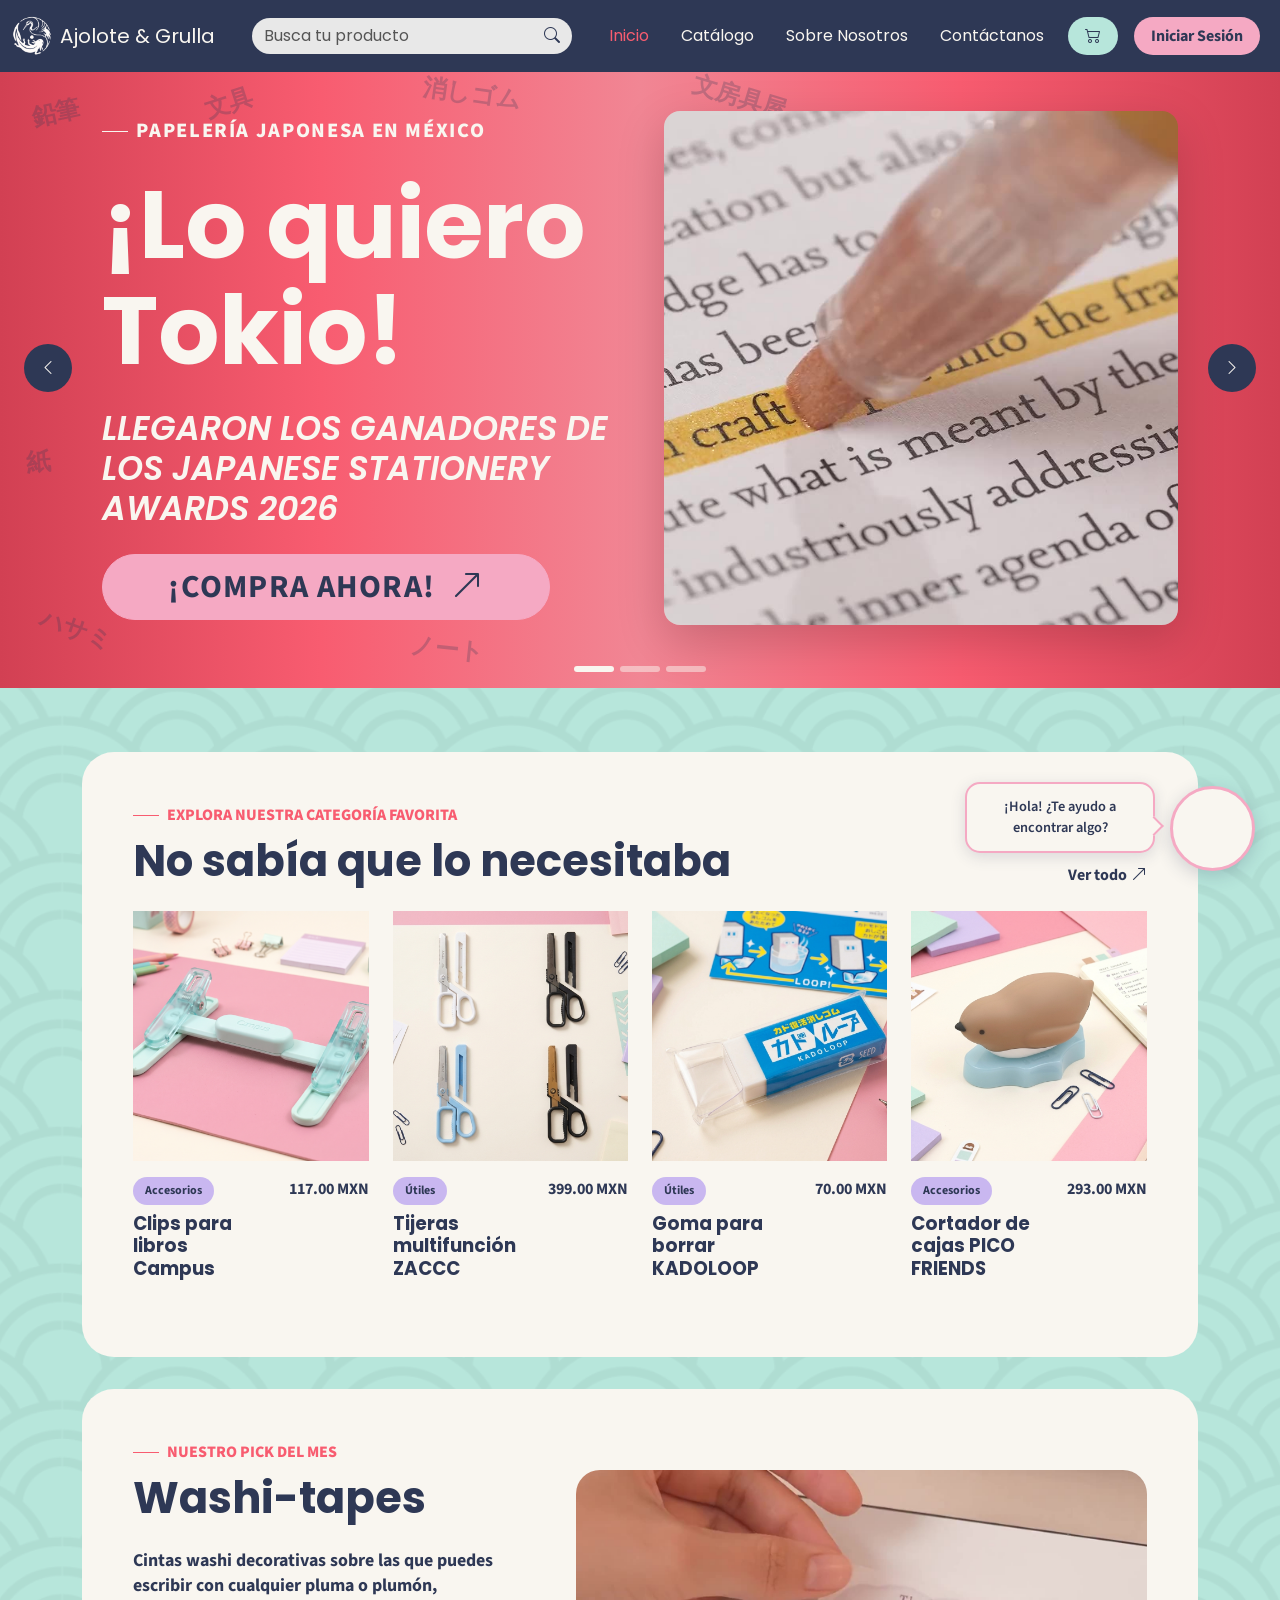
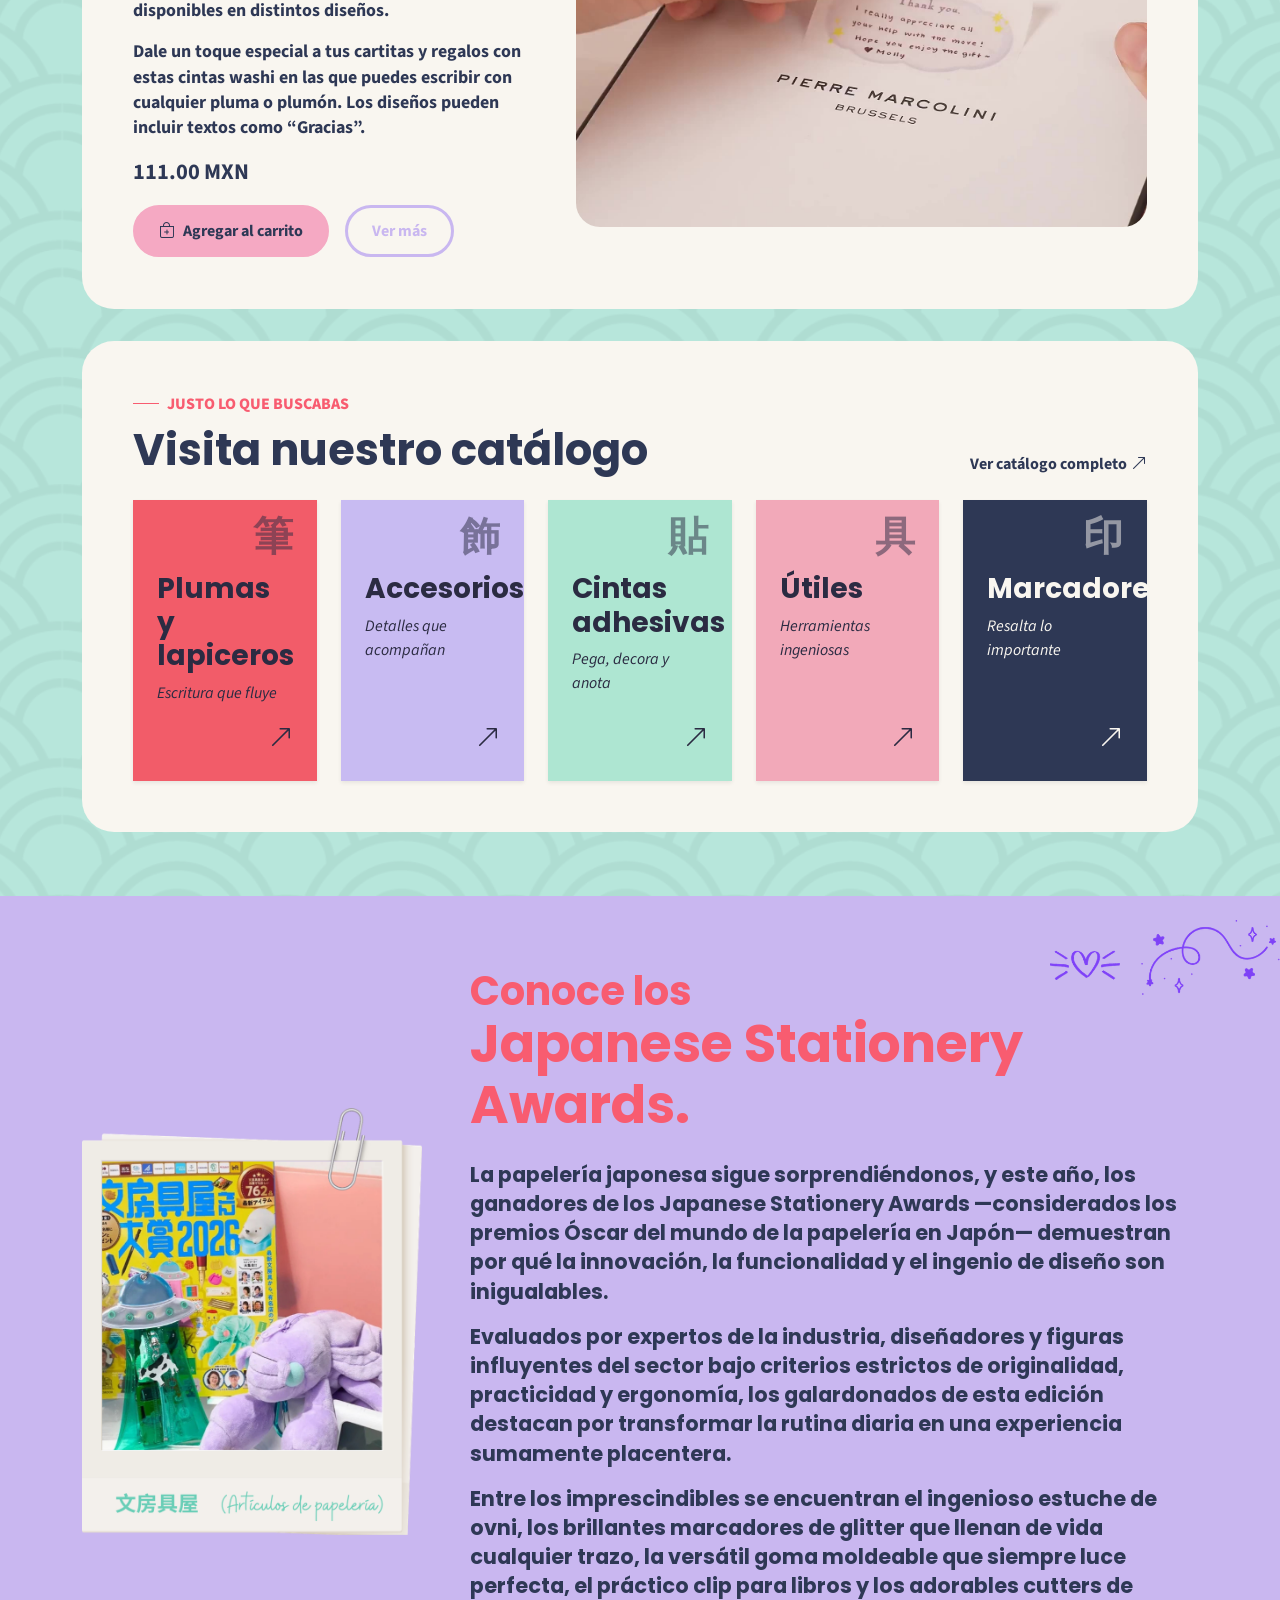
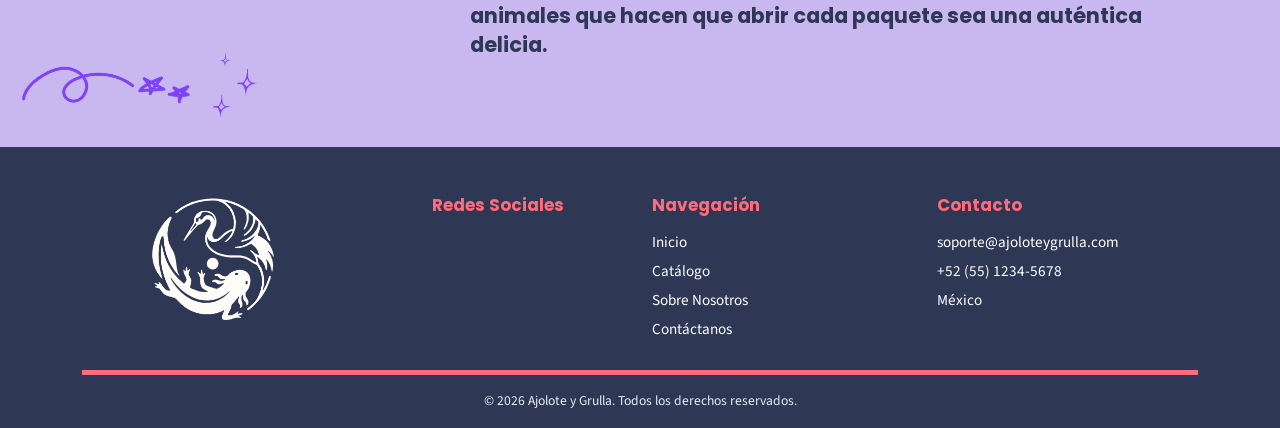
<file: index.html>
<!doctype html>
<html lang="es">
  <head>
    <meta charset="UTF-8" />
    <meta name="viewport" content="width=device-width, initial-scale=1.0" />

    <title>Inicio | Ajolote & Grulla</title>

    <!-- Bootstrap CSS -->
    <link
      href="https://cdn.jsdelivr.net/npm/bootstrap@5.3.8/dist/css/bootstrap.min.css"
      rel="stylesheet"
      integrity="sha384-sRIl4kxILFvY47J16cr9ZwB07vP4J8+LH7qKQnuqkuIAvNWLzeN8tE5YBujZqJLB"
      crossorigin="anonymous"
    />

    <!-- Iconos bootstrap -->
    <link rel="stylesheet" href="https://cdn.jsdelivr.net/npm/bootstrap-icons@1.13.2/font/bootstrap-icons.min.css">
    
    <!-- Iconos boxicons -->
    <link href="https://unpkg.com/boxicons@2.1.4/css/boxicons.min.css" rel="stylesheet">

    <!-- Boxicons - Brand Icons -->
    <link href="https://cdn.boxicons.com/3.0.8/fonts/brands/boxicons-brands.min.css" rel="stylesheet">

    <!-- Estilos globales -->
    <link rel="stylesheet" href="./css/style.css" />

    <!-- Estilos específicos de Home -->
    <link rel="stylesheet" href="./css/pages/home/style-home.css" />
  </head>

  <body class="pt-5">
    <!-- Navbar compartido -->
    <header id="header"></header>

    <!-- Contenido principal -->
    <main>
      <!-- HERO -->
      <section id="hero" class="overflow-hidden"></section>

      <!-- SECCIONES SOBRE FONDO DE ONDAS -->
      <div class="background-ondas py-5">
        <!-- NO SABÍA QUE LO NECESITABA -->
        <section class="container py-3">
          <div class="section-card" id="productSection"></div>
        </section>

        <!-- PICK DEL MES -->
        <section class="container py-3">
          <div class="section-card" id="pickSection"></div>
        </section>

        <!-- CATEGORÍAS -->
        <section class="container py-3">
          <div class="section-card" id="categories"></div>
        </section>
      </div>

      <!-- SECCION BLOG: JAPANESE STATIONERY AWARDS -->
      <section class="background-lila position-relative overflow-hidden">
        <div class="container py-4" id="about"></div>
      </section>
    </main>

    <!-- Footer compartido -->
    <footer id="footer"></footer>

    <!-- Bootstrap JS -->
    <script
      src="https://cdn.jsdelivr.net/npm/bootstrap@5.3.8/dist/js/bootstrap.bundle.min.js"
      integrity="sha384-FKyoEForCGlyvwx9Hj09JcYn3nv7wiPVlz7YYwJrWVcXK/BmnVDxM+D2scQbITxI"
      crossorigin="anonymous"
    ></script>

    <!-- Componentes globales -->
    <script type="module" src="./js/main.js"></script>
  </body>
</html>
</file>
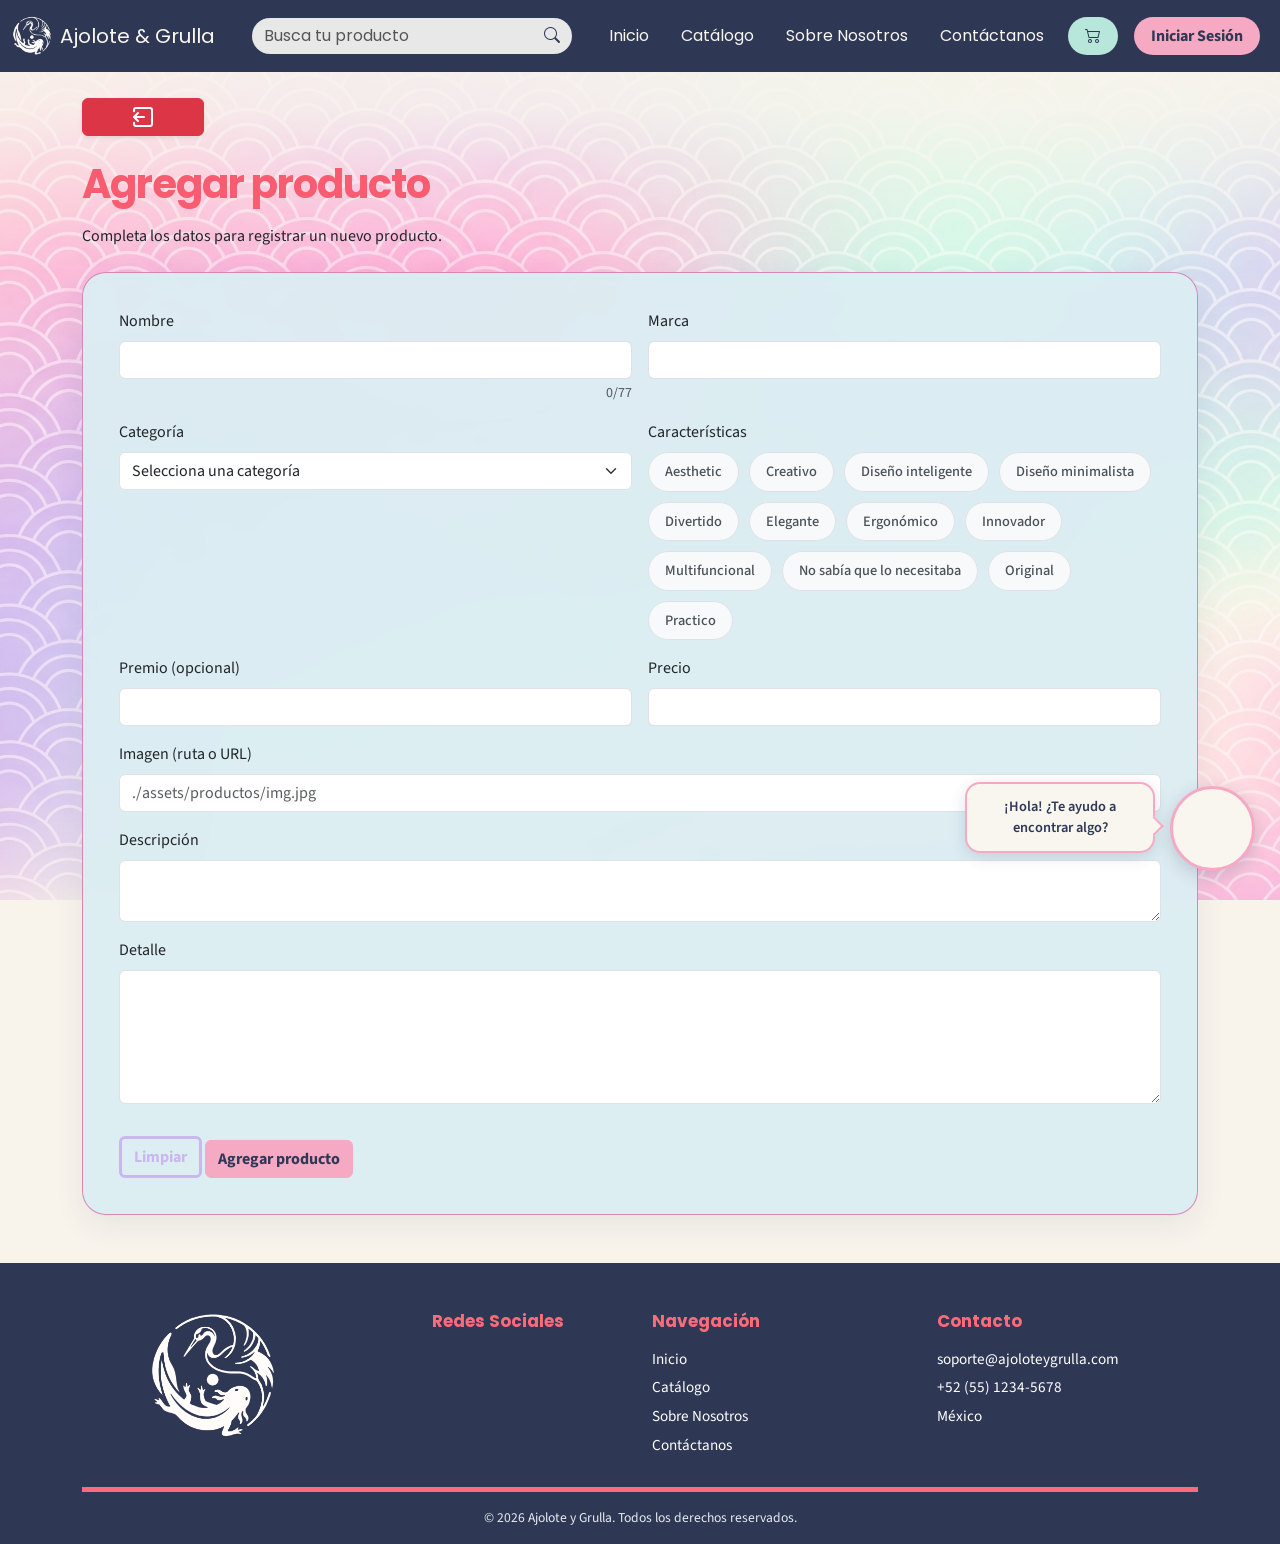
<file: agregarProducto.html>
<!doctype html>
<html lang="es">

<head>
    <meta charset="UTF-8" />
    <meta name="viewport" content="width=device-width, initial-scale=1.0" />
    <title>Agregar producto | Ajolote & Grulla</title>

    <!-- Bootstrap CSS -->
    <link href="https://cdn.jsdelivr.net/npm/bootstrap@5.3.8/dist/css/bootstrap.min.css" rel="stylesheet"
        integrity="sha384-sRIl4kxILFvY47J16cr9ZwB07vP4J8+LH7qKQnuqkuIAvNWLzeN8tE5YBujZqJLB" crossorigin="anonymous">

    <!-- Boxicons -->
    <link href="https://unpkg.com/boxicons@2.1.4/css/boxicons.min.css" rel="stylesheet">

    <!-- Boxicons - Brand Icons -->
    <link href="https://cdn.boxicons.com/3.0.8/fonts/brands/boxicons-brands.min.css" rel="stylesheet">

    <!-- Bootstrap Icons -->
    <link rel="stylesheet" href="https://cdn.jsdelivr.net/npm/bootstrap-icons@1.13.1/font/bootstrap-icons.min.css">

    <!-- Estilos globales -->
    <link rel="stylesheet" href="./css/style.css">

    <!-- Estilos específicos del formulario -->
    <link rel="stylesheet" href="./css/pages/agregarProducto/agregarProducto.css">
</head>

<body>

    <!-- Componente Navbar -->
    <header id="header"></header>

    <main class="product-section py-5">
        <div class="container">
            <div class="product-container">

                 <!-- BUTTON QUE RETROCEDE A LA ANTERIOR PAGINA EN EL HISTORIAL -->
                <div class="pb-4">
                    <button
                    class="btn btn-danger px-5 d-flex align-items-center shadow-sm"
                    onclick="history.back()"
                    >
                    <svg
                        xmlns="http://www.w3.org/2000/svg"
                        width="24"
                        height="24"
                        viewBox="0 0 24 24"
                        fill="none"
                        stroke="currentColor"
                        stroke-width="2"
                        stroke-linecap="round"
                        stroke-linejoin="round"
                        class="lucide lucide-square-arrow-left-exit preview-icon"
                    >
                        <path d="M13 12H3" />
                        <path
                        d="M3 17.67V19a2 2 0 002 2h14a2 2 0 002-2V5a2 2 0 00-2-2H5a2 2 0 00-2 2v1.33"
                        />
                        <path d="m7 8-4 4 4 4" />
                    </svg>
                    </button>
                </div>

                <h1 class="product-title mb-3">Agregar producto</h1>
                <p class="contact-description mb-4">Completa los datos para registrar un nuevo producto.</p>

                <form id="form-agregar-producto" novalidate>

                    <div class="row g-3">

                        <!-- Nombre -->
                        <div class="col-md-6">
                            <label for="name" class="form-label">Nombre</label>

                            <input
                                type="text"
                                class="form-control"
                                id="name"
                                name="name"
                                maxlength="77"
                                aria-describedby="error-name"
                                required
                            >

                            <div id="error-name" class="invalid-feedback"></div>

                            <div class="d-flex justify-content-end mt-1">
                                <small id="contadorName" class="text-muted">
                                    0/77
                                </small>
                            </div>
                        </div>


                        <!-- Marca -->
                        <div class="col-md-6">
                            <label for="brand" class="form-label">Marca</label>

                            <input
                                type="text"
                                class="form-control"
                                id="brand"
                                name="brand"
                                maxlength="50"
                                aria-describedby="error-brand"
                                required
                            >

                            <div id="error-brand" class="invalid-feedback"></div>
                        </div>

                        <!-- Categoría -->
                        <div class="col-md-6">
                            <label for="category" class="form-label">Categoría</label>

                            <select
                                class="form-select"
                                id="category"
                                name="category"
                                aria-describedby="error-category"
                                required
                            >
                                <option value="">Selecciona una categoría</option>
                                <option value="Plumas y Lapiceros">Plumas y Lapiceros</option>
                                <option value="Accesorios">Accesorios</option>
                                <option value="Cintas Adhesivas">Cintas Adhesivas</option>
                                <option value="Útiles">Útiles</option>
                                <option value="Marcadores">Marcadores</option>
                            </select>

                            <div id="error-category" class="invalid-feedback"></div>
                        </div>

                        <!-- Características -->
                        <div class="col-md-6">
                            <label class="form-label">Características</label>

                            <div id="caracteristicas">

                                <div class="form-check">
                                    <input class="form-check-input" type="checkbox"
                                           name="characteristics" value="Aesthetic" id="aesthetic" aria-describedby="error-characteristics">
                                    <label class="form-check-label" for="aesthetic">Aesthetic</label>
                                </div>

                                <div class="form-check">
                                    <input class="form-check-input" type="checkbox"
                                           name="characteristics" value="Creativo" id="creativo" aria-describedby="error-characteristics">
                                    <label class="form-check-label" for="creativo">Creativo</label>
                                </div>

                                <div class="form-check">
                                    <input class="form-check-input" type="checkbox"
                                           name="characteristics" value="Diseño inteligente" id="diseno-inteligente" aria-describedby="error-characteristics">
                                    <label class="form-check-label" for="diseno-inteligente">Diseño inteligente</label>
                                </div>

                                <div class="form-check">
                                    <input class="form-check-input" type="checkbox"
                                           name="characteristics" value="Diseño minimalista" id="diseno-minimalista" aria-describedby="error-characteristics">
                                    <label class="form-check-label" for="diseno-minimalista">Diseño minimalista</label>
                                </div>

                                <div class="form-check">
                                    <input class="form-check-input" type="checkbox"
                                           name="characteristics" value="Divertido" id="divertido" aria-describedby="error-characteristics">
                                    <label class="form-check-label" for="divertido">Divertido</label>
                                </div>

                                <div class="form-check">
                                    <input class="form-check-input" type="checkbox"
                                           name="characteristics" value="Elegante" id="elegante" aria-describedby="error-characteristics">
                                    <label class="form-check-label" for="elegante">Elegante</label>
                                </div>

                                <div class="form-check">
                                    <input class="form-check-input" type="checkbox"
                                           name="characteristics" value="Ergonómico" id="ergonomico" aria-describedby="error-characteristics">
                                    <label class="form-check-label" for="ergonomico">Ergonómico</label>
                                </div>

                                <div class="form-check">
                                    <input class="form-check-input" type="checkbox"
                                           name="characteristics" value="Innovador" id="innovador" aria-describedby="error-characteristics">
                                    <label class="form-check-label" for="innovador">Innovador</label>
                                </div>

                                <div class="form-check">
                                    <input class="form-check-input" type="checkbox"
                                           name="characteristics" value="Multifuncional" id="multifuncional" aria-describedby="error-characteristics">
                                    <label class="form-check-label" for="multifuncional">Multifuncional</label>
                                </div>

                                <div class="form-check">
                                    <input class="form-check-input" type="checkbox"
                                           name="characteristics" value="No sabía que lo necesitaba" id="no-sabiia" aria-describedby="error-characteristics">
                                    <label class="form-check-label" for="no-sabiia">No sabía que lo necesitaba</label>
                                </div>

                                <div class="form-check">
                                    <input class="form-check-input" type="checkbox"
                                           name="characteristics" value="Original" id="original" aria-describedby="error-characteristics">
                                    <label class="form-check-label" for="original">Original</label>
                                </div>

                                <div class="form-check">
                                    <input class="form-check-input" type="checkbox"
                                           name="characteristics" value="Practico" id="practico" aria-describedby="error-characteristics">
                                    <label class="form-check-label" for="practico">Practico</label>
                                </div>
                            </div>

                            <div
                                id="error-characteristics"
                                class="text-danger small mt-2"
                                role="alert"
                                hidden
                            ></div>
                        </div>

                        <!-- Premio -->
                        <div class="col-md-6">
                            <label for="award" class="form-label">
                                Premio (opcional)
                            </label>

                            <input
                                type="text"
                                class="form-control"
                                id="award"
                                name="award"
                                aria-describedby="error-award"
                            >

                            <div id="error-award" class="invalid-feedback"></div>
                        </div>

                        <!-- Precio -->
                        <div class="col-md-6">
                            <label for="price" class="form-label">Precio</label>

                            <input
                                type="number"
                                class="form-control"
                                id="price"
                                name="price"
                                min="0.01"
                                step="0.01"
                                aria-describedby="error-price"
                                required
                            >

                            <div id="error-price" class="invalid-feedback"></div>
                        </div>

                        <!-- Imagen -->
                        <div class="col-12">
                            <label for="img" class="form-label">
                                Imagen (ruta o URL)
                            </label>

                            <input
                                type="text"
                                class="form-control"
                                id="img"
                                name="img"
                                placeholder="./assets/productos/img.jpg"
                                aria-describedby="error-img"
                                required
                            >

                            <div id="error-img" class="invalid-feedback"></div>
                        </div>

                        <!-- Descripción -->
                        <div class="col-12">
                            <label for="description" class="form-label">
                                Descripción
                            </label>

                            <textarea
                                class="form-control"
                                id="description"
                                name="description"
                                rows="2"
                                maxlength="500"
                                aria-describedby="error-description"
                                required
                            ></textarea>

                            <div id="error-description" class="invalid-feedback"></div>
                        </div>

                        <!-- Detalle -->
                        <div class="col-12">
                            <label for="detail" class="form-label">Detalle</label>

                            <textarea
                                class="form-control"
                                id="detail"
                                name="detail"
                                rows="5"
                                maxlength="800"
                                aria-describedby="error-detail"
                                required
                            ></textarea>

                            <div id="error-detail" class="invalid-feedback"></div>
                        </div>

                        <!-- Botones -->
                        <div class="col-12">
                            <button type="button" class="btn btn-secondary mt-3" id="btn-limpiarFormulario">
                                Limpiar
                            </button>

                            <button type="submit" class="btn btn-primary contact-button mt-3" id="btn-agregar-producto">
                                Agregar producto
                            </button>
                        </div>

                    </div>

                </form>

            </div>
        </div>
    </main>

    <!-- Componente Footer -->
    <footer id="footer"></footer>

    <!-- Bootstrap JS -->
    <script src="https://cdn.jsdelivr.net/npm/bootstrap@5.3.8/dist/js/bootstrap.bundle.min.js"
        integrity="sha384-FKyoEForCGlyvwx9Hj09JcYn3nv7wiPVlz7YYwJrWVcXK/BmnVDxM+D2scQbITxI"
        crossorigin="anonymous"></script>

    <!-- Componentes globales (Para cargar el header y footer) -->
    <script type="module" src="./js/main.js"></script>

    <!-- Lógica de la página -->
    <script type="module" src="./js/pages/agregarProducto/agregarProducto.js"></script>

</body>

</html>
</file>
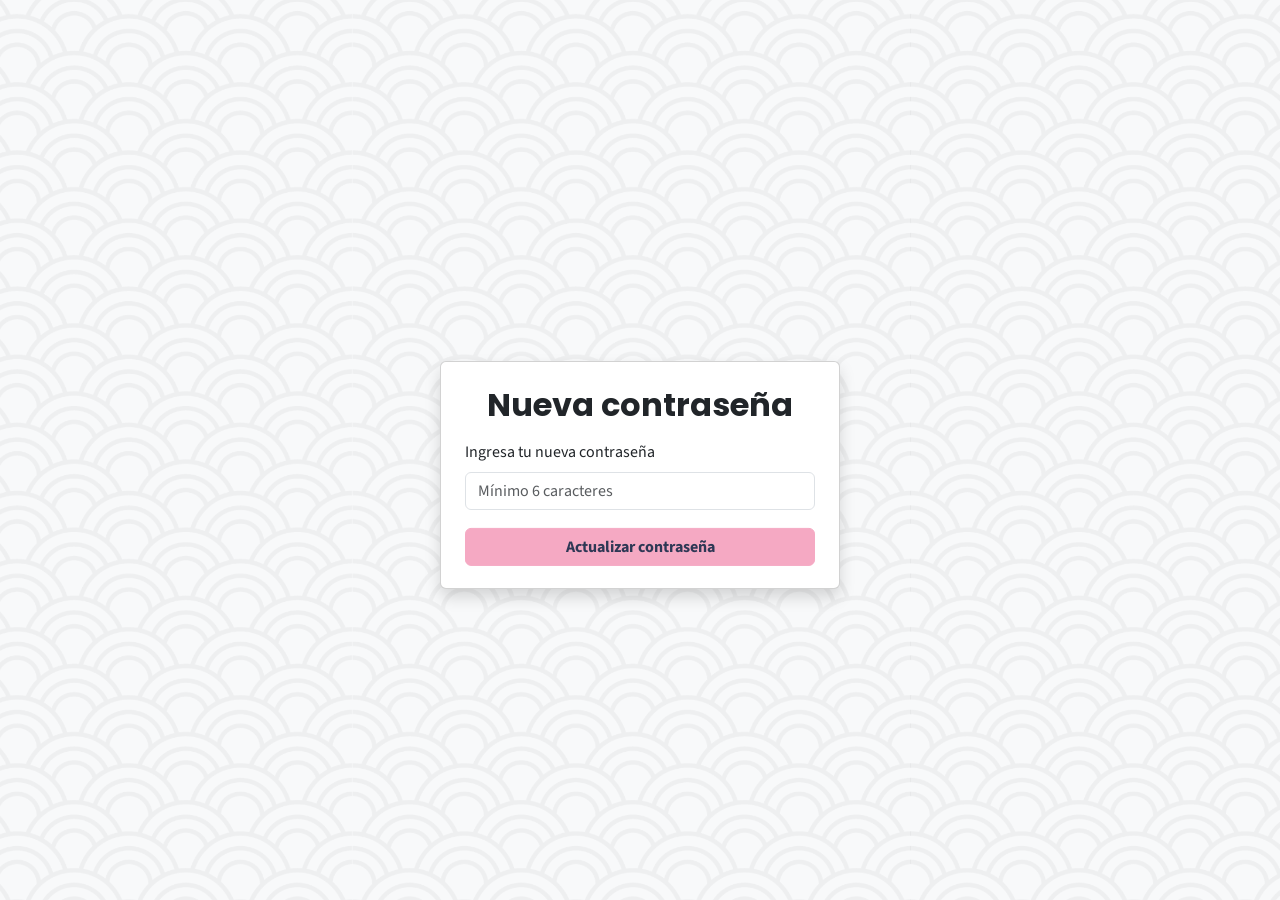
<file: cambiarPassword.html>
<!doctype html>
<html lang="es">
  <head>
    <meta charset="UTF-8" />
    <meta name="viewport" content="width=device-width, initial-scale=1.0" />
    <title>Nueva Contraseña - Ajolote y Grulla</title>
    <link
      href="https://cdn.jsdelivr.net/npm/bootstrap@5.3.8/dist/css/bootstrap.min.css"
      rel="stylesheet"
    />

    <!-- Style CSS -->
    <link rel="stylesheet" href="./css/style.css" />

    <!-- Boxicons - Brand Icons -->
    <link href="https://cdn.boxicons.com/3.0.8/fonts/brands/boxicons-brands.min.css" rel="stylesheet">
  </head>
  <body class="bg-light d-flex align-items-center justify-content-center vh-100 px-2 background-ondas">
      
    <div class="card shadow p-4 w-100" style="max-width: 400px;">
      <h2 class="text-center mb-3">Nueva contraseña</h2>
      <form id="form-nueva-password">
        <div class="mb-3">
          <label for="nuevaPassword" class="form-label">Ingresa tu nueva contraseña</label>
          <input
            type="password"
            id="nuevaPassword"
            class="form-control"
            placeholder="Mínimo 6 caracteres"
            required
          />
        </div>
        <button type="submit" class="btn btn-primary w-100">Actualizar contraseña</button>
      </form>
    </div>

    <script type="module" src="./js/pages/recovery-password/changePassword.js"></script>
  </body>
</html>
</file>
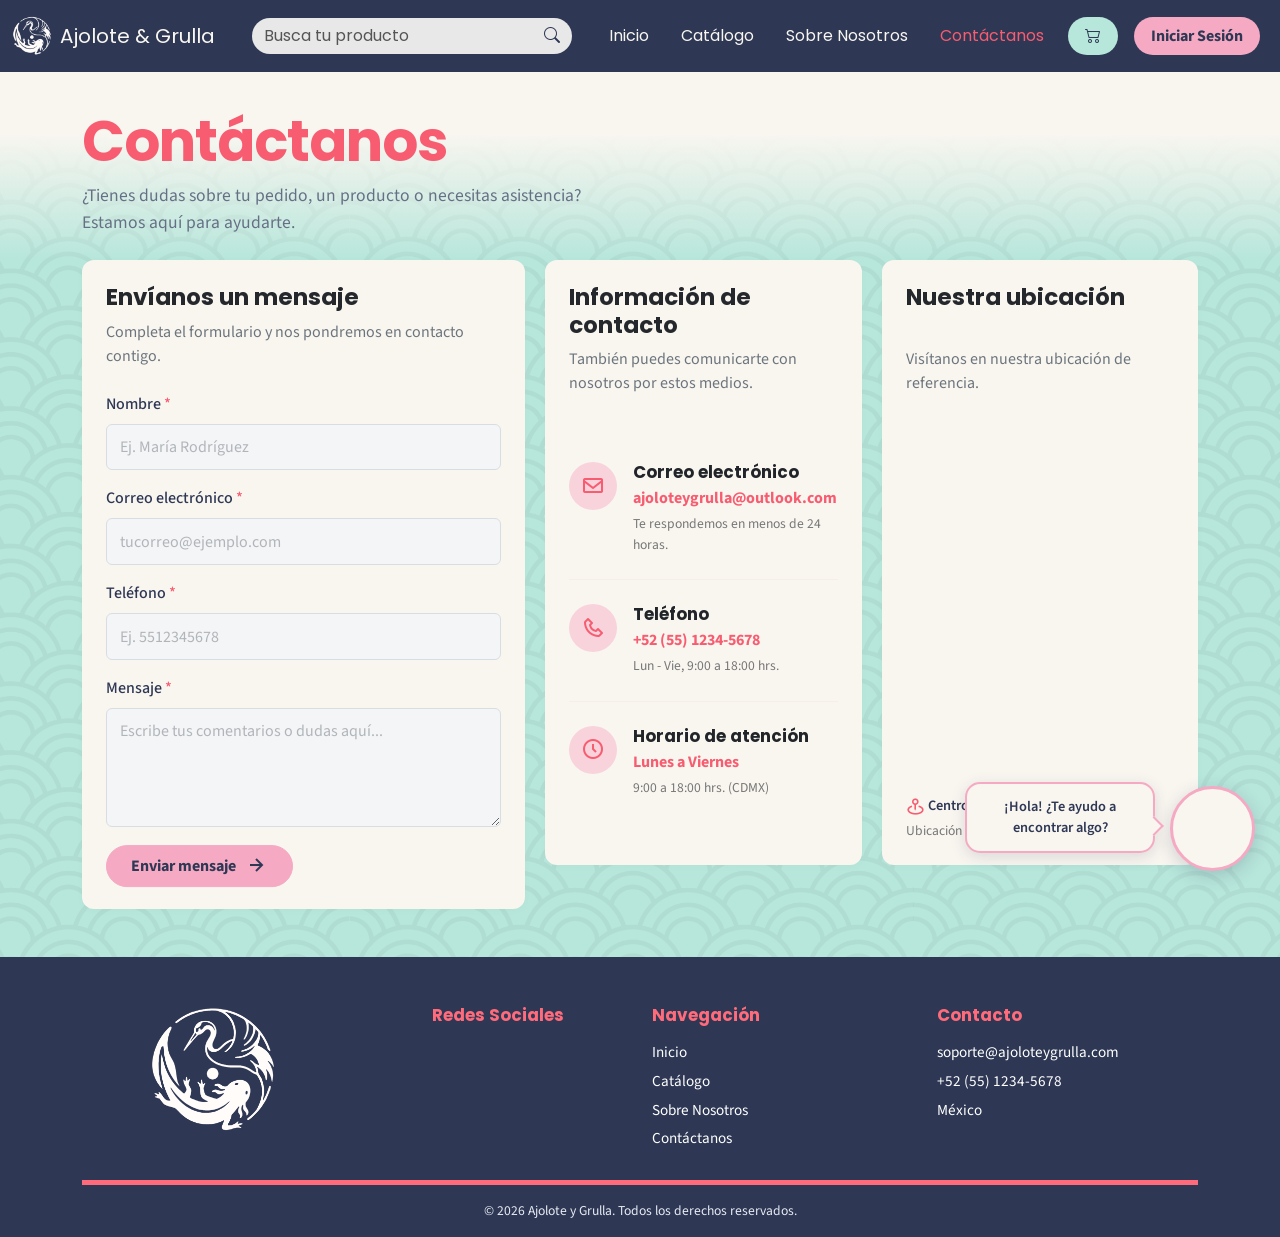
<file: contact.html>
<!DOCTYPE html>
<html lang="es">
<head>
    <meta charset="UTF-8">
    <meta name="viewport" content="width=device-width, initial-scale=1.0">

    <title>Contacto | Ajolote & Grulla</title>

    <!-- Bootstrap CSS -->
    <link href="https://cdn.jsdelivr.net/npm/bootstrap@5.3.8/dist/css/bootstrap.min.css" rel="stylesheet" integrity="sha384-sRIl4kxILFvY47J16cr9ZwB07vP4J8+LH7qKQnuqkuIAvNWLzeN8tE5YBujZqJLB" crossorigin="anonymous">

    <!-- Boxicons -->
    <link href="https://unpkg.com/boxicons@2.1.4/css/boxicons.min.css" rel="stylesheet">

    <!-- Bootstrap Icons -->
    <link rel="stylesheet" href="https://cdn.jsdelivr.net/npm/bootstrap-icons@1.13.1/font/bootstrap-icons.min.css">

    <!-- Brand Icons -->
    <link href="https://cdn.boxicons.com/3.0.8/fonts/brands/boxicons-brands.min.css" rel="stylesheet">

    <!-- Estilos globales -->
    <link rel="stylesheet" href="./css/style.css">

    <!-- Estilos de contact -->
    <link rel="stylesheet" href="./css/pages/contact/style-contact.css">

</head>
<body class="pt-5">
    <!-- Componente Navbar -->
    <header id="header"></header>

    <main>
        <div id="contact"></div>
    </main>

    <!-- Componente Footer -->
    <footer id="footer"></footer>

    <!-- Bootstrap JS -->
    <script src="https://cdn.jsdelivr.net/npm/bootstrap@5.3.8/dist/js/bootstrap.bundle.min.js" integrity="sha384-FKyoEForCGlyvwx9Hj09JcYn3nv7wiPVlz7YYwJrWVcXK/BmnVDxM+D2scQbITxI" crossorigin="anonymous"></script>

    <!-- Componentes globales -->
    <script type="module" src="./js/main.js"></script>
</body>
</html>
</file>
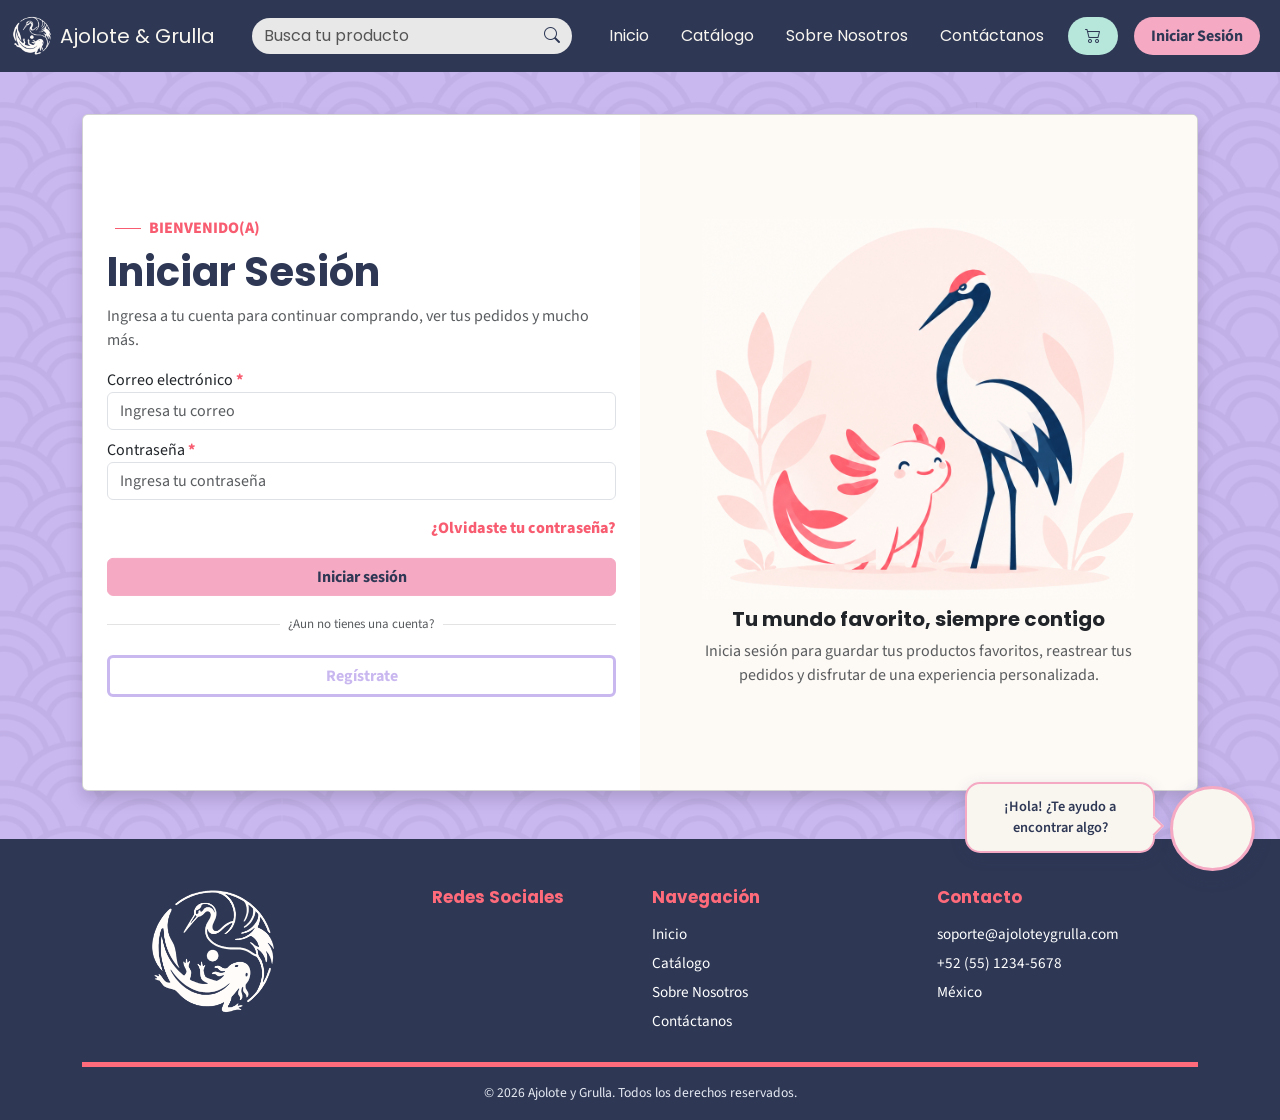
<file: login.html>
<!doctype html>
<html lang="es">

<head>
  <meta charset="UTF-8" />
  <meta name="viewport" content="width=device-width, initial-scale=1.0" />
  <title>Iniciar sesión | Ajolote &amp; Grulla</title>

  <!-- Bootstrap CSS -->
  <link href="https://cdn.jsdelivr.net/npm/bootstrap@5.3.8/dist/css/bootstrap.min.css" rel="stylesheet"
    integrity="sha384-sRIl4kxILFvY47J16cr9ZwB07vP4J8+LH7qKQnuqkuIAvNWLzeN8tE5YBujZqJLB" crossorigin="anonymous" />
  <!-- Style CSS -->
  <link rel="stylesheet" href="./css/style.css" />
  <!-- Login CSS -->
  <link rel="stylesheet" href="./css/pages/login/login.css" />

  <!-- Iconos bootstrap -->
  <link rel="stylesheet" href="https://cdn.jsdelivr.net/npm/bootstrap-icons@1.13.2/font/bootstrap-icons.min.css">

  <!-- Boxicons - Brand Icons -->
  <link href="https://cdn.boxicons.com/3.0.8/fonts/brands/boxicons-brands.min.css" rel="stylesheet">
</head>

<body class="background-ondas">
  <header id="header"></header>

  <div class="container py-5">
    <div class="card position-relative overflow-hidden shadow mt-3" style="min-height: 580px">
      <div class="row g-0 h-100 align-items-center">

        <!-- ===============
                INICIAR SESION
                 =============== -->
        <div class="col-12 col-md-6 p-4 d-block" id="col-login"></div>
        <!-- ===============
                REGISTRARSE
                 =============== -->
        <div class="col-12 col-md-6 p-4 d-none d-md-block" id="col-register">

        </div>
        <!-- ===============
                AJOLOTE&GRULLA
                 =============== -->
        <div id="col-overlay"
          class="col-12 col-md-6 d-flex justify-content-center flex-column p-3 position-absolute h-100 z-2 top-0 end-0 d-m"
          style="background-color: #fdfaf6">
          <img src="./assets/images/Ajolote&Grulla-LoginRegister.svg" class="mb-2"
            style="max-height: 380px; object-fit: contain" alt="imagen de Ajolote & Grulla" />
          <div class="text-center">
            <h5>Tu mundo favorito, siempre contigo</h5>
            <p class="m-0 text-muted px-5">
              Inicia sesión para guardar tus productos favoritos, reastrear
              tus pedidos y disfrutar de una experiencia personalizada.
            </p>
          </div>
        </div>
      </div>
    </div>
  </div>

  <!-- Footer compartido -->
  <footer id="footer"></footer>

  <!-- Bootstrap JS -->
  <script src="https://cdn.jsdelivr.net/npm/bootstrap@5.3.8/dist/js/bootstrap.bundle.min.js"
    integrity="sha384-FKyoEForCGlyvwx9Hj09JcYn3nv7wiPVlz7YYwJrWVcXK/BmnVDxM+D2scQbITxI"
    crossorigin="anonymous"></script>

  <script type="module" src="./js/pages/login/renderLogin.js"></script>
  <!-- Componentes globales -->
  <script type="module" src="./js/main.js"></script>


  <div class="toast-container position-fixed top-0 end-0 p-3" style="z-index: 1080;">

    <div id="toast-registro" class="toast border-0 shadow" role="status" aria-live="polite" aria-atomic="true">
      <div class="toast-header">
        <i class="bi bi-check-circle-fill text-success me-2"></i>
        <strong class="me-auto">Ajolote & Grulla</strong>
        <small>Registro exitoso</small>

        <button type="button" class="btn-close" data-bs-dismiss="toast" aria-label="Cerrar"></button>
      </div>

      <div class="toast-body">
        ¡Tu cuenta se ha creado correctamente!
        Ya puedes iniciar sesión.
      </div>
    </div>

  </div>


</body>

</html>
</file>
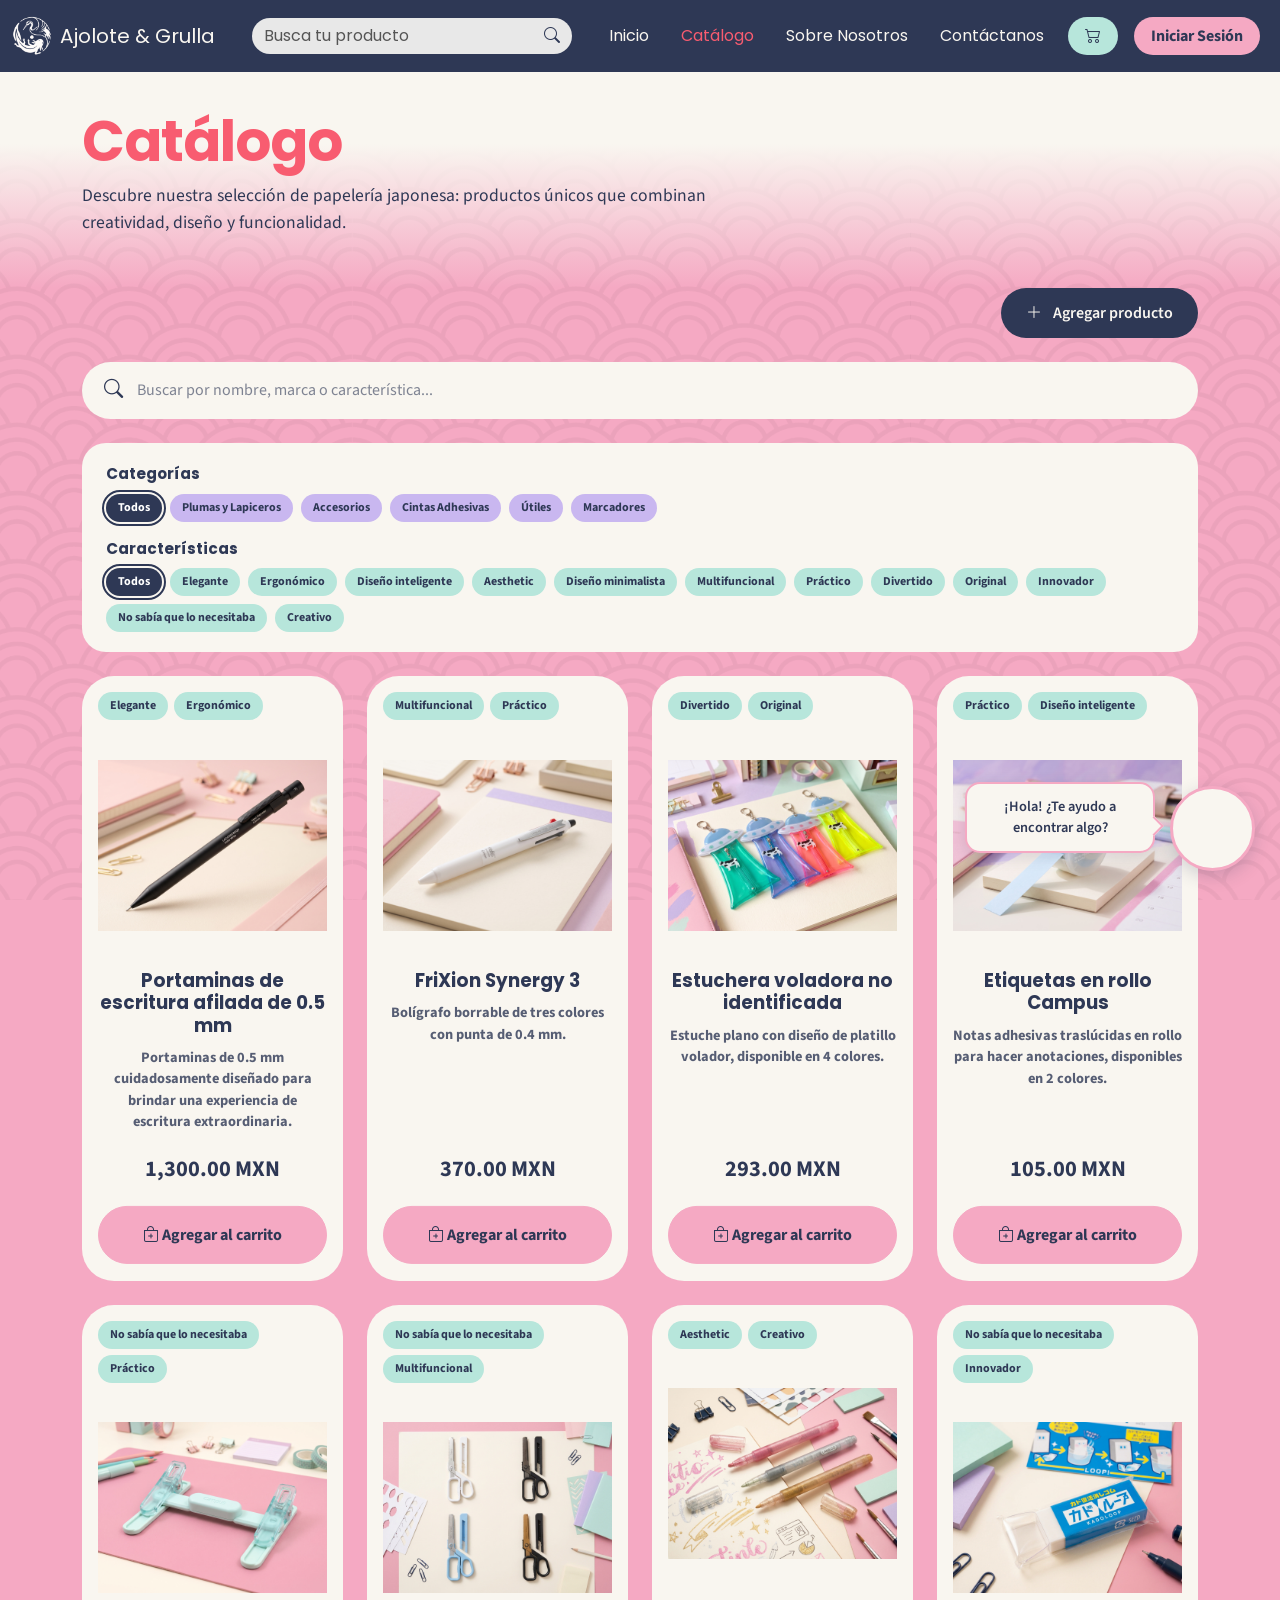
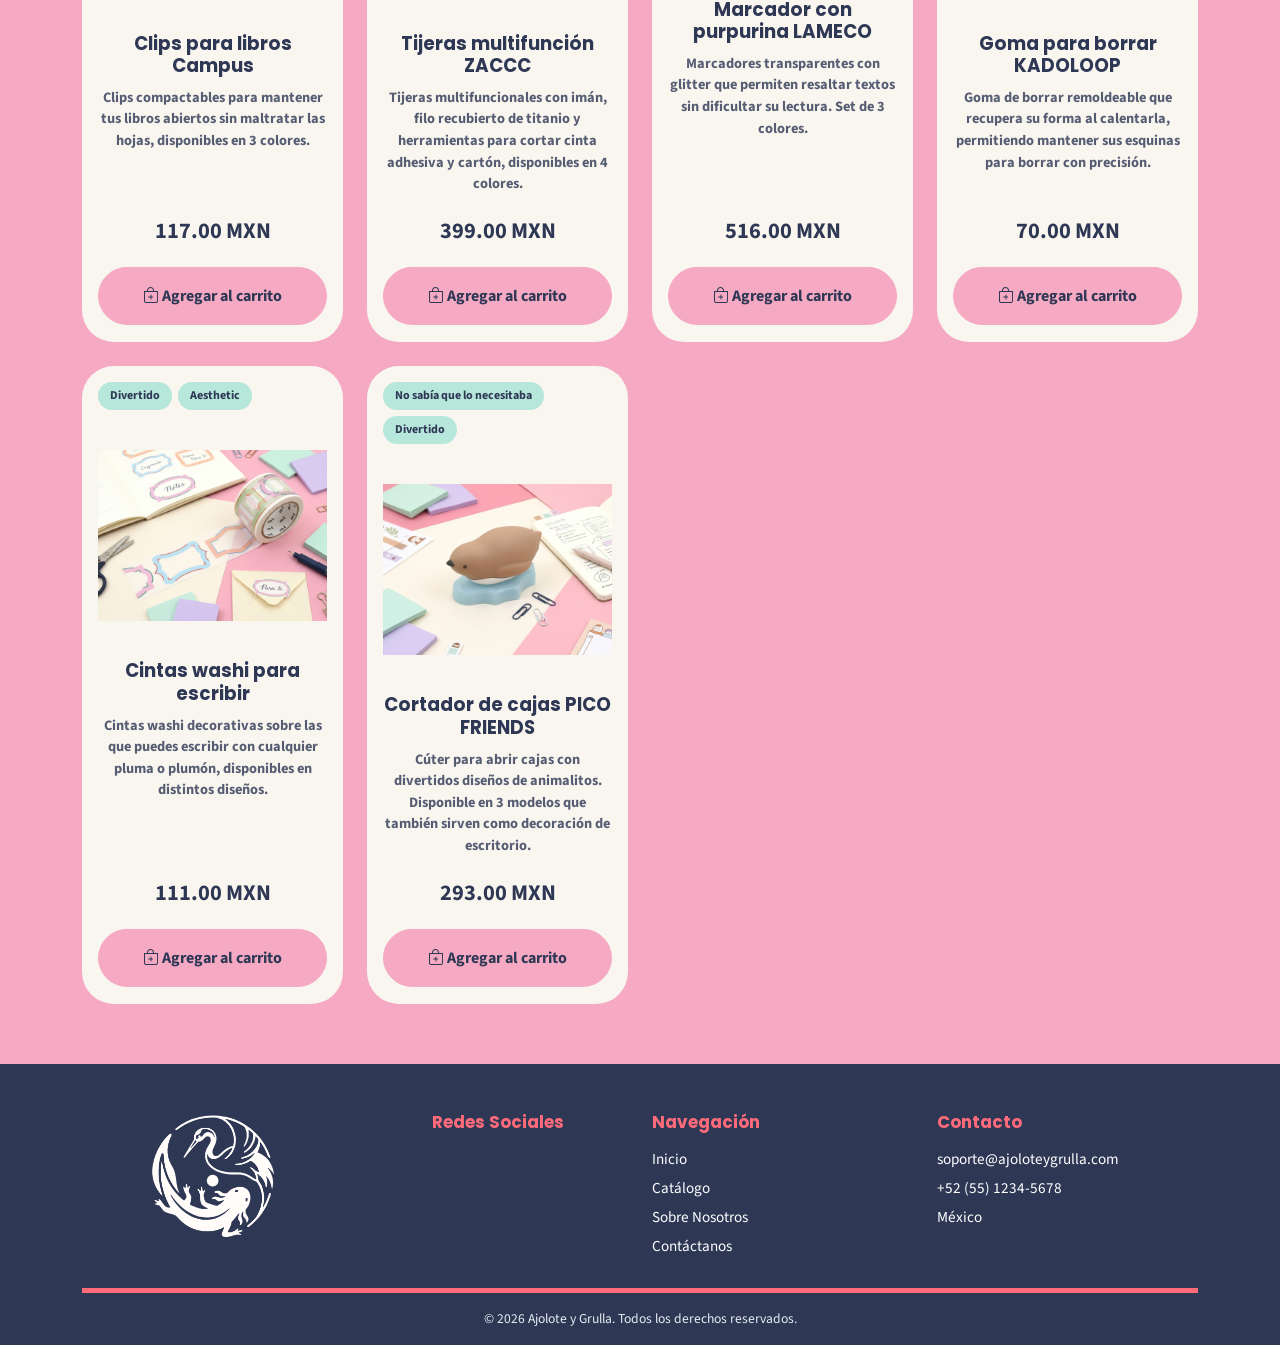
<file: products.html>
<!doctype html>
<html lang="es">
  <head>
    <meta charset="UTF-8" />
    <meta name="viewport" content="width=device-width, initial-scale=1.0" />
    <title>Catálogo | Ajolote & Grulla</title>

    <!-- Bootstrap CSS -->
    <link
      href="https://cdn.jsdelivr.net/npm/bootstrap@5.3.8/dist/css/bootstrap.min.css"
      rel="stylesheet"
      integrity="sha384-sRIl4kxILFvY47J16cr9ZwB07vP4J8+LH7qKQnuqkuIAvNWLzeN8tE5YBujZqJLB"
      crossorigin="anonymous"
    />

    <!-- Bootstrap Icons -->
    <link
      rel="stylesheet"
      href="https://cdn.jsdelivr.net/npm/bootstrap-icons@1.13.2/font/bootstrap-icons.min.css"
    />

    <!-- Boxicons - Brand Icons -->
    <link
      href="https://cdn.boxicons.com/3.0.8/fonts/brands/boxicons-brands.min.css"
      rel="stylesheet"
    />

    <!-- Estilos globales -->
    <link rel="stylesheet" href="./css/style.css" />

    <!-- Estilos del catálogo -->
    <link rel="stylesheet" href="./css/pages/products/products.css" />
  </head>

  <body class="pt-5">
    <!-- Header compartido -->
    <header id="header"></header>

    <main class="catalogo">
      <!-- Encabezado con degradado -->
      <div class="catalogo-encabezado encabezado-degradado">
        <div class="container">
          <h1 class="display-4 fw-bold catalogo-title">Catálogo</h1>

          <p class="catalogo-subtitulo">
            Descubre nuestra selección de papelería japonesa: productos únicos
            que combinan creatividad, diseño y funcionalidad.
          </p>
        </div>
      </div>

      <div class="container">
        <!-- Botón agregar producto -->
        <div class="d-flex justify-content-end mb-4">
          <a href="./agregarProducto.html" class="btn btn-agregar-producto">
            <i class="bi bi-plus-lg me-2"></i>
            Agregar producto
          </a>
        </div>

        <!-- Barra de búsqueda -->
        <div class="buscador-productos mb-4">
          <i class="bi bi-search"></i>

          <input
            type="search"
            id="buscar-producto"
            placeholder="Buscar por nombre, marca o característica..."
            aria-label="Buscar productos"
          />
        </div>

        <!-- Filtros -->
        <section
          class="catalogo-filtros mb-4"
          aria-label="Filtros del catálogo"
        >
          <p class="filtros-titulo">Categorías</p>
          <div
            id="filtros-categorias"
            class="d-flex flex-wrap gap-2 mb-3"
          ></div>

          <p class="filtros-titulo">Características</p>
          <div
            id="filtros-characteristics"
            class="d-flex flex-wrap gap-2"
          ></div>
        </section>

        <!-- Listado de productos -->
        <div class="row g-4" id="lista-productos"></div>

        <p id="sin-resultados" class="text-center py-4 d-none">
          No encontramos productos que coincidan con tu búsqueda.
        </p>
      </div>
    </main>

    <!-- Footer compartido -->
    <footer id="footer"></footer>

    <!-- Bootstrap JS -->
    <script
      src="https://cdn.jsdelivr.net/npm/bootstrap@5.3.8/dist/js/bootstrap.bundle.min.js"
      integrity="sha384-FKyoEForCGlyvwx9Hj09JcYn3nv7wiPVlz7YYwJrWVcXK/BmnVDxM+D2scQbITxI"
      crossorigin="anonymous"
    ></script>

    <!-- Componentes globales -->
    <script type="module" src="./js/main.js"></script>
  </body>
</html>
</file>
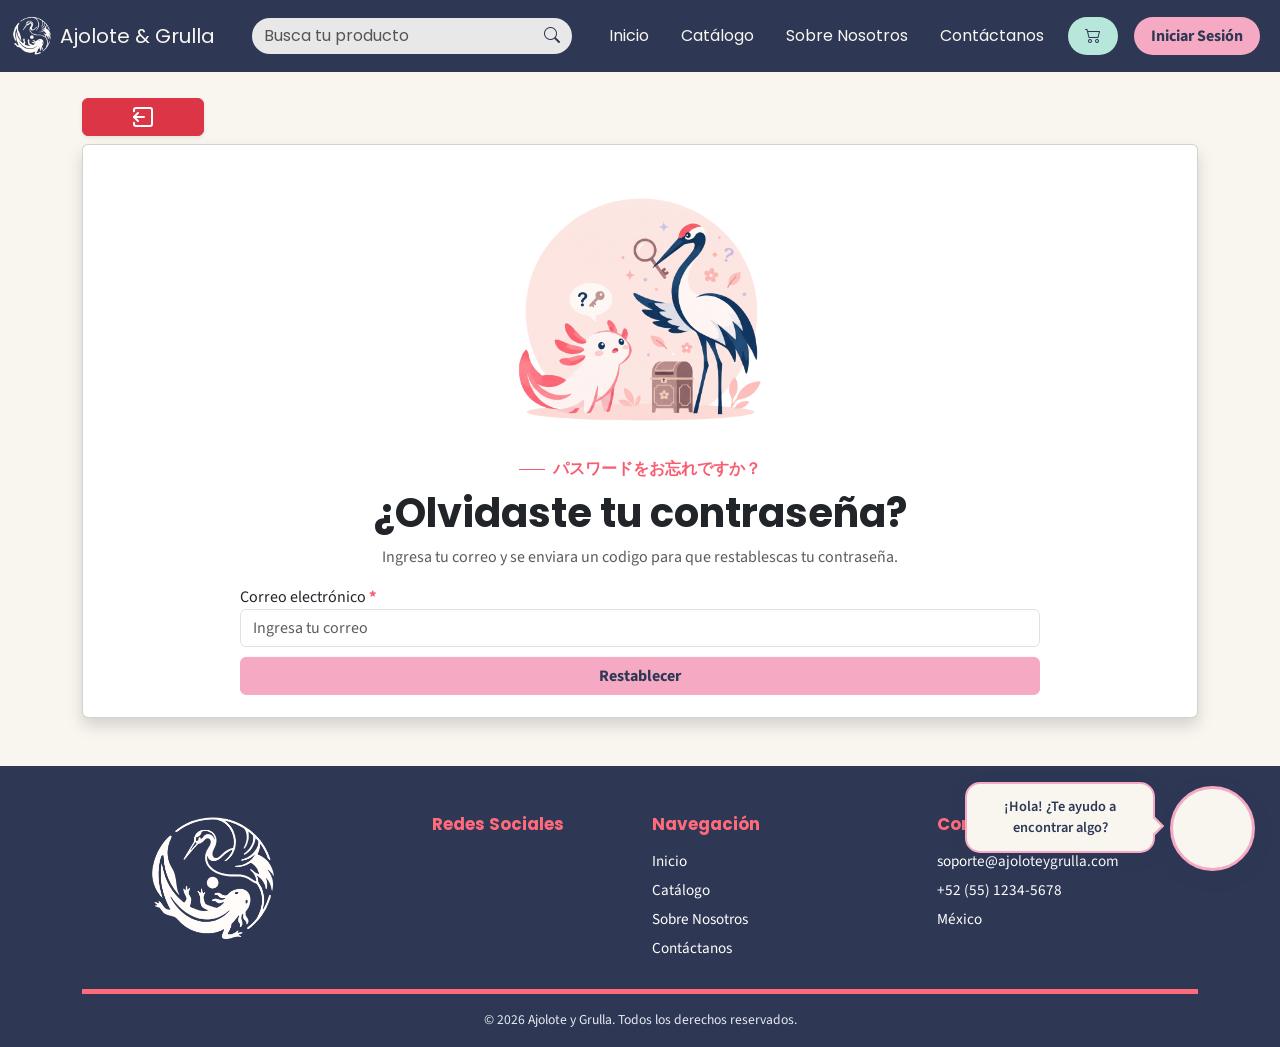
<file: recoveryPassword.html>
<!doctype html>
<html lang="en">
  <head>
    <meta charset="UTF-8" />
    <meta name="viewport" content="width=device-width, initial-scale=1.0" />
    <title>Document</title>
    <!-- Bootstrap CSS -->
    <link
      href="https://cdn.jsdelivr.net/npm/bootstrap@5.3.8/dist/css/bootstrap.min.css"
      rel="stylesheet"
      integrity="sha384-sRIl4kxILFvY47J16cr9ZwB07vP4J8+LH7qKQnuqkuIAvNWLzeN8tE5YBujZqJLB"
      crossorigin="anonymous"
    />
    <!-- Style CSS -->
    <link rel="stylesheet" href="./css/style.css" />

    <!-- Iconos bootstrap -->
    <link rel="stylesheet" href="https://cdn.jsdelivr.net/npm/bootstrap-icons@1.13.2/font/bootstrap-icons.min.css">
    
    <!-- Boxicons - Brand Icons -->
    <link href="https://cdn.boxicons.com/3.0.8/fonts/brands/boxicons-brands.min.css" rel="stylesheet">
  </head>
  <body class="background-blanco">
    <header id="header"></header>

    <div class="container py-5">
      <!-- BUTTON QUE RETROCEDE A LA ANTERIOR PAGINA EN EL HISTORIAL -->
      <div class="pb-2">
        <button
          class="btn btn-danger px-5 d-flex align-items-center shadow-sm"
          onclick="history.back()"
        >
          <svg
            xmlns="http://www.w3.org/2000/svg"
            width="24"
            height="24"
            viewBox="0 0 24 24"
            fill="none"
            stroke="currentColor"
            stroke-width="2"
            stroke-linecap="round"
            stroke-linejoin="round"
            class="lucide lucide-square-arrow-left-exit preview-icon"
          >
            <path d="M13 12H3" />
            <path
              d="M3 17.67V19a2 2 0 002 2h14a2 2 0 002-2V5a2 2 0 00-2-2H5a2 2 0 00-2 2v1.33"
            />
            <path d="m7 8-4 4 4 4" />
          </svg>
        </button>
      </div>

      <div id="recovery-div">
        
      </div>
    </div>

    <!-- Footer compartido -->
    <footer id="footer"></footer>

    <!-- Bootstrap JS -->
    <script
      src="https://cdn.jsdelivr.net/npm/bootstrap@5.3.8/dist/js/bootstrap.bundle.min.js"
      integrity="sha384-FKyoEForCGlyvwx9Hj09JcYn3nv7wiPVlz7YYwJrWVcXK/BmnVDxM+D2scQbITxI"
      crossorigin="anonymous"
    ></script>

    <!-- Componentes globales -->
  <script type="module" src="./js/main.js"></script>

    <script type="module" src="./js/pages/recovery-password/renderRecovery.js"></script>
  </body>
</html>
</file>
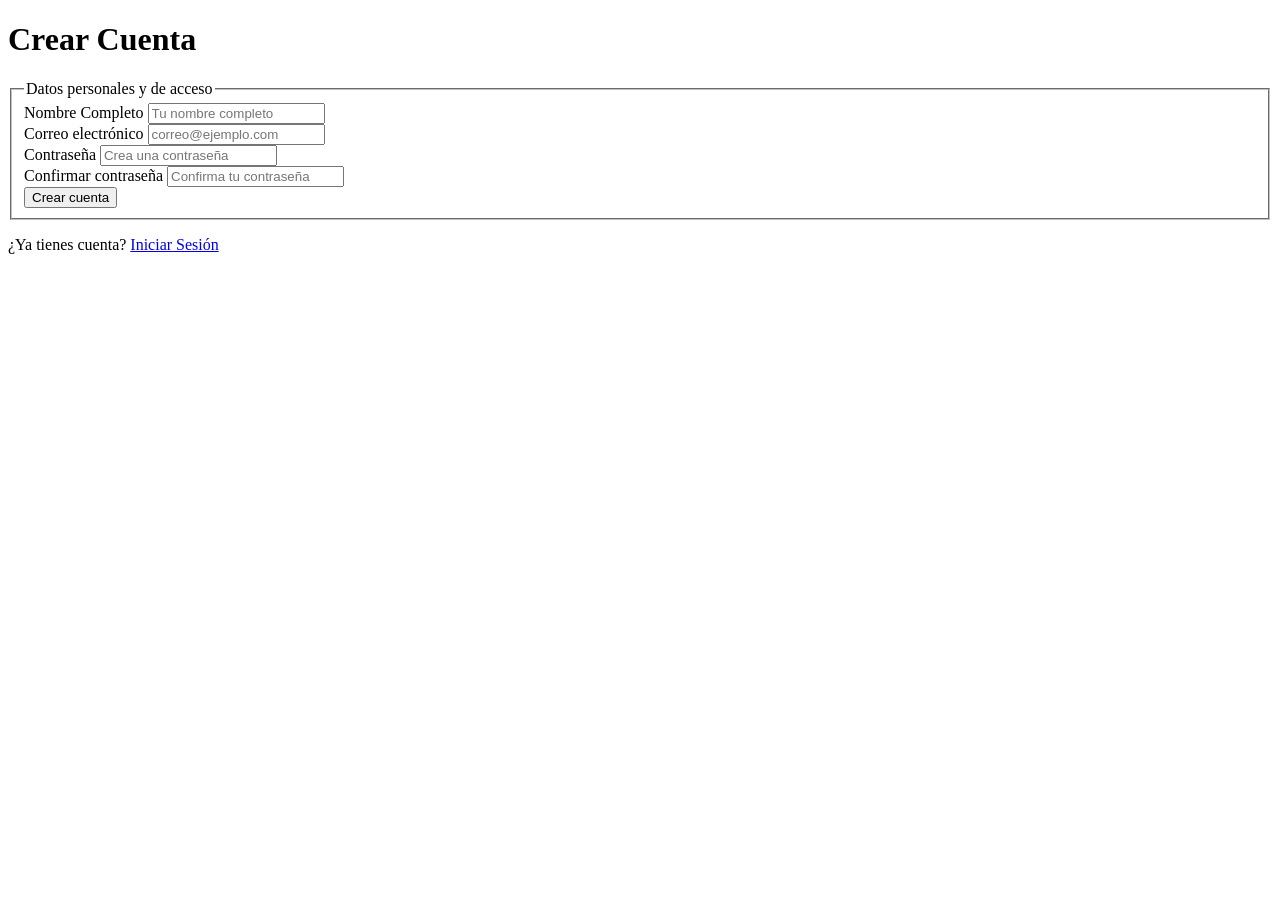
<file: registro.html>
<!DOCTYPE html>
<html lang="en">
<head>
    <meta charset="UTF-8">
    <meta name="viewport" content="width=device-width, initial-scale=1.0">
    <title>Document</title>
</head>
<body>
    <div class="formularios">
    <h1>Crear Cuenta</h1>
    <form action="/registro" method="post">
        <fieldset>
            <legend>Datos personales y de acceso</legend>
            
            <div class="input-group">
                <label for="fullname">Nombre Completo</label>
                <input type="text" id="fullname" name="fullname" autocomplete="name" required placeholder="Tu nombre completo">
            </div>

            <div class="input-group">
                <label for="email">Correo electrónico</label>
                <input type="email" id="email" name="email" autocomplete="email" required placeholder="correo@ejemplo.com">
            </div>

            <div class="input-group">
                <label for="password">Contraseña</label>
                <input type="password" id="password" name="password" autocomplete="new-password" required placeholder="Crea una contraseña">
            </div>

            <div class="input-group">
                <label for="confirm-password">Confirmar contraseña</label>
                <input type="password" id="confirm-password" name="confirm-password" autocomplete="new-password" required placeholder="Confirma tu contraseña">
            </div>
            
            <button type="submit">Crear cuenta</button>
        </fieldset>

        <div class="iniciar-sesion">
            <p>¿Ya tienes cuenta? <a href="login.html">Iniciar Sesión</a></p>
        </div>
    </form>
</div>
<script type="module" src="./js/pages/about/registro.js"></script>
</body>
</html>
</file>
<file: css/style.css>
/* ==========================================
   AJOLOTE & GRULLA
   Estilos y variables globales
   ========================================== */

/* Google Fonts */
@import url('https://fonts.googleapis.com/css2?family=Poppins:wght@400;500;600;700&family=Source+Sans+3:wght@400;500;600;700&display=swap');

/* Footer */
@import url("./components/footer/footer.css");

/* Header */
@import url("./components/header/header.css");

/* Detalle de producto (modal) */
@import url("./components/detalle-producto/detalle-producto.css");

/* Chatbot */
@import url("./components/chatbot/chatbot.css");


/* ==========================================
   VARIABLES GLOBALES
   ========================================== */

:root {
    /* Paleta de colores */
    --rosa-coral: #F85C70;
    --rosa-coral-oscuro: #D24053;
    --rosa-coral-claro: #F18694;
    --lila: #C9B7F0;
    --rosa-sakura: #F5A9C3;
    --menta: #B7E6DB;
    --azul-marino-intenso: #2E3855;
    --blanco-calido: #F9F6F0;

    /* Degradados */
    --degradado-hero: linear-gradient(90deg, var(--rosa-coral-oscuro) 0%, var(--rosa-coral) 25%, var(--rosa-coral-claro) 50%, var(--rosa-coral) 75%, var(--rosa-coral-oscuro) 100%);

    /* Tipografías */
    --fuente-encabezados: 'Poppins', sans-serif;
    --fuente-contenido: 'Source Sans 3', sans-serif;

    /* Integración con Bootstrap */
    --bs-body-font-family: var(--fuente-contenido);
}

/* ==========================================
   ESTILOS GENERALES
   ========================================== */

body {
    font-family: var(--fuente-contenido);
    font-weight: 400;
    padding-top: 50px;
}


/* Encabezados */
h1, h2, h3, h4, h5, h6,
.titulo, .subtitulo {
    font-family: var(--fuente-encabezados);
    font-weight: 700;
}

/* Botones */
button, .btn, input[type="submit"] {
    font-family: var(--fuente-contenido);
    font-weight: 700;
}

a {
  text-decoration: none;
  color: black;
}

.eyebrow {
  font-weight: 800;
  color: var(--rosa-coral);
  /* text-transform: uppercase;
    letter-spacing: .16em;
    align-items: center;
    gap: 10px;
    margin: 0 0 22px;
    font-size: 10px;
    display: flex; */
}

.eyebrow span {
  background: var(--rosa-coral);
  width: 26px;
  height: 1px;
}

/*
button {
   all: unset; 
}
*/

h1 i,
h2 i {
  color: var(--rosa-coral);
}

.background-blanco {
  background-color: var(--blanco-calido);
}

.background-lila {
  background-color: var(--lila);
}

/* Ondas sobre un color de fondo: menta por defecto; cada página puede cambiarlo con --color-ondas */
.background-ondas {
  background-image: url("../assets/images/fondo-ondas.png");
  background-position: center;
  background-size: cover;
  background-color: var(--color-ondas, var(--menta));
}

/* Degradado blanco cálido detrás de los encabezados de página (catálogo y contacto) */
.encabezado-degradado {
  background: linear-gradient(to bottom, var(--blanco-calido) 40%, transparent);
}


/* ==========================================
   BOTONES PRIMARIO Y SECUNDARIO
   ========================================== */
.btn-primary {
  background-color: var(--rosa-sakura);
  border-color: var(--rosa-sakura);
  color: #2E3855;
  transform: translateY(5%);
  transition: all 0.3s ease-in-out;
}

.btn-primary:hover {
  color: var(--blanco-calido);
  transform: translateY(0);
  background-color: var(--azul-marino-intenso);
  border-color: var(--azul-marino-intenso);
}

.btn-primary:active {
    background-color: rgba(46, 56, 85, 0.850) !important;
    border-color: var(--azul-marino-intenso) !important;
}

.btn-secondary {
  background-color: transparent;
  border: 3px solid var(--lila);
  color: var(--lila);
}

.btn-secondary:hover {
  color: #fff;
  background-color: var(--lila);
  border-color: var(--lila);
}

.btn-secondary:active {
    background-color: var(--lila) !important;
    border-color: var(--lila) !important;
}


/* ==========================================
   BOTÓN AGREGAR AL CARRITO
   Compartido por las tarjetas de producto
   ========================================== */
.btn-agregar-carrito {
    display: inline-flex;
    align-items: center;
    justify-content: center;
    gap: 8px;
    width: 100%;
    padding: 12px;
    border: 2px solid var(--rosa-sakura);
    border-radius: 50px;
    background-color: var(--rosa-sakura);
    color: var(--azul-marino-intenso);
    font-family: var(--fuente-contenido);
    font-weight: 700;
    cursor: pointer;
    transition: background-color 0.3s ease, color 0.3s ease, border-color 0.3s ease;
}

.btn-agregar-carrito:hover {
    background-color: var(--azul-marino-intenso);
    border-color: var(--azul-marino-intenso);
    color: var(--blanco-calido);
}

.btn-agregar-carrito:focus-visible {
    outline: 3px solid var(--lila);
    outline-offset: 3px;
}


/* ==========================================
   ETIQUETAS (tags)
   ========================================== */
.etiqueta {
    display: inline-flex;
    align-items: center;
    padding: 5px 12px;
    border-radius: 50px;
    color: var(--azul-marino-intenso);
    font-family: var(--fuente-contenido);
    font-size: 0.75rem;
    font-weight: 700;
}

.etiqueta-categoria {
    background-color: var(--lila);
}

.etiqueta-menta {
    background-color: var(--menta);
}


/* ==========================================
   NOMBRE Y PRECIO DE PRODUCTO (catálogo e inicio)
   ========================================== */
.producto-nombre {
    margin-bottom: 10px;
    color: var(--azul-marino-intenso);
    font-family: var(--fuente-encabezados);
    font-size: 1.15rem;
    font-weight: 700;
}

.producto-precio {
    margin-top: auto;
    margin-bottom: 16px;
    color: var(--azul-marino-intenso);
    font-size: 1.4rem;
    font-weight: 700;
}
</file>
<file: css/pages/home/style-home.css>
/* NAVEGACIÓN DENTRO DE LA PÁGINA */

/* Desplazamiento suave al usar enlaces internos como el "Conoce más" del hero */
html {
  scroll-behavior: smooth;
}

@media (prefers-reduced-motion: reduce) {
  html {
    scroll-behavior: auto;
  }
}

/* Deja espacio para el navbar fijo, para que no tape el inicio de la sección */
#about {
  scroll-margin-top: 6rem;
}

/* NAVEGACIÓN DENTRO DE LA PÁGINA - FIN */


/* BOTÓN ROSA SAKURA (hero); el hover es azul marino, nunca coral */
.btn-sakura {
  --bs-btn-bg: var(--rosa-sakura);
  --bs-btn-color: var(--azul-marino-intenso);
  --bs-btn-border-color: var(--rosa-sakura);
  --bs-btn-hover-bg: var(--azul-marino-intenso);
  --bs-btn-hover-color: var(--blanco-calido);
  --bs-btn-hover-border-color: var(--azul-marino-intenso);
  --bs-btn-active-bg: var(--azul-marino-intenso);
  --bs-btn-active-color: var(--blanco-calido);
  --bs-btn-active-border-color: var(--azul-marino-intenso);
}


/* ESTILOS DEL HERO */

/*
 * Medidas proporcionales al ancho de la pantalla (vw), tomadas del diseño de Canva (1366 px de ancho).
 * clamp(mínimo, proporción, máximo) evita que algo quede ilegible en celular o enorme en monitores.
 */
.hero-carousel {
  --hero-height: max(40rem, min(50vw, 100svh - 5rem));
  background: var(--degradado-hero);
  color: var(--blanco-calido);
}

/* Se le restan los 6rem del py-5 del contenedor para que la slide completa mida --hero-height */
.hero-slide {
  min-height: calc(var(--hero-height) - 6rem);
}

.hero-copy {
  gap: clamp(1.5rem, 2vw, 2.5rem);
}

/* A todo el ancho como el navbar; en escritorio deja espacio para las flechas del carrusel */
.hero-container {
  display: flex;
  flex-direction: column;
  flex-grow: 1;
  padding-inline: 1.5rem;
}

/* El contenido de cada slide se estira hasta el alto del slide más alto */
.hero-container > .hero-slide {
  flex-grow: 1;
}

@media (min-width: 992px) {
  .hero-container {
    padding-inline: clamp(6rem, 8vw, 10rem);
  }
}

/* Todas las slides encimadas en la misma celda: el carrusel toma la altura de la más alta */
.hero-carousel .carousel-inner {
  display: grid;
}

/* overflow: hidden recorta lo que se sale de cada slide para que no invada a la vecina al deslizarse */
.hero-carousel .carousel-item {
  display: flex;
  flex-direction: column;
  grid-area: 1 / 1;
  margin-right: 0;
  overflow: hidden;
  visibility: hidden;
}

.hero-carousel .carousel-item.active,
.hero-carousel .carousel-item-next,
.hero-carousel .carousel-item-prev {
  visibility: visible;
}

/* La slide que entra se coloca a un lado sin animación; solo se anima al deslizarse hacia el centro */
.hero-carousel .carousel-item:not(.active):not(.carousel-item-next):not(.carousel-item-prev),
.hero-carousel .carousel-item-next:not(.carousel-item-start),
.hero-carousel .carousel-item-prev:not(.carousel-item-end) {
  transition: none;
}

.hero-carousel .carousel-inner::after {
  display: none;
}

.hero-carousel .eyebrow {
  font-size: clamp(1rem, 1.6vw, 1.75rem);
  color: var(--blanco-calido);
  letter-spacing: 0.08em;
}

.hero-carousel .eyebrow span {
  background: currentColor;
}

.hero-title {
  font-size: clamp(2.5rem, 4.8vw, 6rem);
  line-height: 1.1;
}

.hero-title--xl {
  font-size: clamp(3.5rem, 7.5vw, 9rem);
}

.hero-lead {
  font-family: var(--fuente-encabezados);
  font-weight: 600;
  font-size: clamp(1.25rem, 2.6vw, 3rem);
  line-height: 1.2;
}

.hero-text {
  font-size: clamp(1.125rem, 1.7vw, 2rem);
  line-height: 1.4;
}

.btn-hero {
  --bs-btn-padding-x: 2.5rem;
  --bs-btn-padding-y: clamp(0.75rem, 1vw, 1.25rem);
  --bs-btn-font-size: clamp(1.5rem, 2.5vw, 3rem);
  --bs-btn-line-height: 1.2;
  min-width: min(max(28rem, 31vw), 100%);
  text-transform: uppercase;
  letter-spacing: 0.04em;
}

/* Imagen única (slide 1) */
.hero-media {
  position: relative;
  z-index: 1;
  width: 100%;
  max-width: max(35rem, 37vw);
  aspect-ratio: 1 / 1;
  object-fit: cover;
  border-radius: 1rem;
}

/* Collage de productos recortados (slide 2): posiciones tomadas del diseño en Canva */
.hero-collage {
  position: relative;
  aspect-ratio: 1 / 1;
  overflow: hidden;
}

.hero-collage__item {
  position: absolute;
  height: auto;
  filter: drop-shadow(0 0.75rem 1rem rgb(46 56 85 / 0.25));
}

.hero-collage__item--1 {
  width: 49%;
  top: 32%;
  left: 12%;
}

.hero-collage__item--2 {
  width: 40%;
  top: 0;
  left: 29%;
  z-index: 1;
}

.hero-collage__item--3 {
  width: 71%;
  top: 0;
  left: 41%;
  z-index: 2;
}

.hero-collage__item--4 {
  width: 97%;
  top: 60%;
  left: 5%;
  z-index: 3;
}

@media (min-width: 992px) {
  .hero-collage {
    position: absolute;
    top: 0;
    right: 0;
    height: 100%;
    width: auto;
    max-width: 50%;
    aspect-ratio: 683 / 691;
  }
}

/* Acomodo "spotlight" (slide 3): medidas tomadas del diseño en Canva */
.hero-slide--spotlight .hero-lead {
  max-width: 11em;
  margin-inline: auto;
  font-size: clamp(1.5rem, 3.3vw, 3.75rem);
}

.hero-slide--spotlight .hero-text {
  font-size: clamp(1.25rem, 2.4vw, 2.5rem);
}

.hero-aside {
  width: clamp(14rem, 26vw, 32rem);
  height: auto;
}

/*
 * Productos abajo a la derecha (slide 3): se salen por la orilla derecha e inferior.
 * En celular, los márgenes negativos cancelan el relleno del contenedor (1.5rem a los lados y
 * los 3rem del py-5 abajo) para que la imagen quede pegada a las orillas del slide.
 */
.hero-bg {
  width: calc(100% + 3rem);
  max-width: none;
  height: auto;
  margin: 0 -1.5rem -3rem;
}

@media (min-width: 992px) {
  .hero-slide--spotlight .btn-hero {
    min-width: max(28rem, 31vw);
    white-space: nowrap;
  }

  .hero-bg {
    position: absolute;
    left: 53%;
    bottom: 0;
    width: auto;
    height: 73%;
    margin: 0;
  }
}

/* Zoom lento mientras la diapositiva está activa (no aplica al video de la slide 1) */
@keyframes hero-zoom {
  from {
    scale: 1;
  }
  to {
    scale: 1.08;
  }
}

.carousel-item.active .hero-collage,
.carousel-item.active .hero-bg {
  animation: hero-zoom 6s ease-out forwards;
}

@media (prefers-reduced-motion: reduce) {
  .carousel-item.active .hero-collage,
  .carousel-item.active .hero-bg {
    animation: none;
  }
}

/*
 * Decoraciones en japonés, como marca de agua: van primero en el HTML del slide y con poca opacidad,
 * y el texto y el video tienen z-index 1, así que si llegan a encimarse quedan por detrás.
 */
.hero-deco {
  position: absolute;
  font-size: clamp(1.25rem, 1.9vw, 2.5rem);
  font-weight: 700;
  color: var(--azul-marino-intenso);
  opacity: 0.25;
  pointer-events: none;
}

.hero-deco--1 {
  top: 62%;
  left: 2%;
  transform: rotate(-5deg);
}

.hero-deco--2 {
  bottom: 6%;
  left: 3%;
  transform: rotate(20deg);
}

.hero-deco--3 {
  top: 5%;
  left: 54%;
  transform: rotate(17deg);
}

.hero-deco--4 {
  top: 6%;
  left: 16%;
  transform: rotate(-18deg);
}

.hero-deco--5 {
  top: 7.5%;
  left: 2.5%;
  transform: rotate(-12deg);
}

.hero-deco--6 {
  top: 4.5%;
  left: 33%;
  transform: rotate(8deg);
}

.hero-deco--7 {
  bottom: 3%;
  left: 32%;
  transform: rotate(6deg);
}

/* Indicadores y flechas del carrusel */
.hero-carousel .carousel-indicators [data-bs-target] {
  width: 2.5rem;
  height: 0.375rem;
  border: 0;
  border-radius: 1rem;
  background-color: var(--blanco-calido);
}

.hero-carousel .carousel-control-prev,
.hero-carousel .carousel-control-next {
  width: auto;
  padding-inline: 1.5rem;
  opacity: 1;
}

.hero-carousel__control {
  display: grid;
  place-items: center;
  width: 3rem;
  height: 3rem;
  border-radius: 50%;
  background-color: var(--azul-marino-intenso);
  color: var(--blanco-calido);
}
/* ESTILOS DEL HERO - FIN*/


/* ESTILOS DEL BLOG (JAPANESE STATIONERY AWARDS) */

/* Tamaños proporcionales al diseño de Canva (1366 px de ancho), con mínimo y máximo */
.blog-title {
  color: var(--rosa-coral);
  font-size: clamp(2rem, 4.1vw, 3.5rem);
  line-height: 1.16;
}

.blog-kicker {
  font-size: clamp(1.5rem, 3.1vw, 2.65rem);
}

.blog-text {
  font-family: var(--fuente-encabezados);
  font-weight: 700;
  font-size: clamp(1rem, 1.63vw, 1.4rem);
  line-height: 1.4;
  color: var(--azul-marino-intenso);
}

/* Garabatos lilas en las esquinas de la sección; no reciben clics para no estorbar */
.blog-deco {
  position: absolute;
  height: auto;
  pointer-events: none;
}

.blog-deco--top {
  top: 1.5rem;
  right: 0;
  width: clamp(10rem, 18vw, 18rem);
}

.blog-deco--bottom {
  bottom: 0;
  left: 1rem;
  width: clamp(10rem, 19vw, 19rem);
}

/* ESTILOS DEL BLOG - FIN */


.section-card {
  padding: clamp(1.5rem, 4vw, 3.5rem);
  border-radius: 2rem;
  background-color: var(--blanco-calido);
}

.section-title {
  font-size: clamp(2rem, 3.4vw, 3rem);
  color: var(--azul-marino-intenso);
}

.section-link {
  font-weight: 700;
  color: var(--azul-marino-intenso);
}

.section-link:hover {
  text-decoration: underline;
}

.pick-text {
  font-size: clamp(1rem, 1.4vw, 1.25rem);
  line-height: 1.4;
  color: var(--azul-marino-intenso);
}

.pick-media {
  display: block;
  width: 100%;
  aspect-ratio: 16 / 10;
  object-fit: cover;
  border-radius: 1.5rem;
}

/* SECCIONES SOBRE FONDO DE ONDAS - FIN */


/* ESTILOS DE CATEGORIAS */
.bg-cat-red {
  background-color: #f25c69;
}
.bg-cat-purple {
  background-color: #c8bbf2;
}
.bg-cat-green {
  background-color: #aee6d2;
}
.bg-cat-pink {
  background-color: #f2a9b9;
}

.categorie-card {
  color: #2b2b42;
  transition:
    transform 0.3s ease,
    box-shadow 0.3s ease;
}

.categorie-card:hover {
  transform: translateY(-5px);
  box-shadow: 0 15px 25px rgba(0, 0, 0, 0.1) !important;
  transform: rotate(2deg) scale(1.05);
}

.categorie-card.bg-cat-navy {
  background-color: var(--azul-marino-intenso);
  color: var(--blanco-calido);
}

/* ESTILOS DE CATEGORIAS - FIN */


/* ESTILO DE PRODUCTOS */
#products img {
  height: 250px;
  width: 100%;
  object-fit: cover;
  transition: transform 0.6s ease;
}

.product:hover img {
  transform: scale(1.05);
}

.product .purchase-btn {
  transform: translateY(100%);
  opacity: 0;
  transition: all 0.3s ease-in-out;
}

.product:hover .purchase-btn {
  transform: translateY(0);
  opacity: 1;
}

.product-info {
  color: var(--azul-marino-intenso);
}

/* ESTILO DE PRODUCTOS - FIN */
</file>
<file: css/pages/agregarProducto/agregarProducto.css>
/* --- Estilos para los títulos y textos --- */
.product-title {
    color: var(--rosa-coral);
    letter-spacing: -1px;
    font-family: var(--fuente-encabezados);
    font-weight: 700;
    
}

/* --- Fondo general de la sección (estilo Catálogo con degradado superior) --- */
.product-section {
    min-height: 100vh;
    background-color: #F8F4EC;
    background-image:
        linear-gradient(
            to bottom,
            #F8F4EC 0%,
            rgba(248, 244, 236, 0.85) 12%,
            rgba(248, 244, 236, 0) 30%
        ),
        /* Ajusta el nombre exacto y la extensión (.jpg, .png, .jpeg) de tu imagen */
        url("/assets/images/home-agregarProducto/rose.jpg");
    background-size: cover;
    background-position: center top;
    background-repeat: no-repeat;
    background-attachment: fixed;
}
/* --- Convertir los checkboxes de características en botones tipo "Pill" --- */

/* Contenedor de las opciones para organizarlas en fila de forma flexible */
#caracteristicas {
    display: flex;
    flex-wrap: wrap;
    gap: 10px;
}

/* Ocultamos el checkbox tradicional pero lo dejamos accesible */
#caracteristicas .form-check {
    padding: 0;
    margin: 0;
}

#caracteristicas .form-check-input {
    position: absolute;
    opacity: 0;
    pointer-events: none;
}

/* Transformamos la etiqueta (label) en un botón estilo "pill" */
#caracteristicas .form-check-label {
    display: inline-block;
    padding: 8px 16px;
    background-color: #f8f9fa;
    border: 1px solid #dee2e6;
    border-radius: 50rem; /* Esto hace que los bordes sean completamente redondeados tipo píldora */
    color: #495057;
    font-size: 0.9rem;
    font-weight: 500;
    cursor: pointer;
    transition: all 0.2s ease-in-out;
}

/* Efecto al pasar el cursor por encima */
#caracteristicas .form-check-label:hover {
    background-color: #c994c2;
    border-color: #ced4da;
}

/* Estilo cuando el checkbox está seleccionado (cambia de color y resalta) */
#caracteristicas .form-check-input:checked + .form-check-label {
    background-color: var(--menta,); /* Usa tu color coral o uno de acento */
    color: #3557a1;
    border-color: var(--menta);
    box-shadow: 0 2px 6px rgba(0, 0, 0, 0.1);
}
/* --- Tarjeta principal del formulario (estilo tarjetas crema del Catálogo) --- */
#form-agregar-producto {
    background-color: rgba(219, 237, 243, 0.94);
    backdrop-filter: blur(8px);
    -webkit-backdrop-filter: blur(8px);
    border-radius: 24px;
    padding: 2.25rem;
    box-shadow: 0 10px 30px rgba(38, 54, 83, 0.08);
    border: 1px solid rgba(204, 18, 111, 0.459);
}
</file>
<file: css/pages/contact/style-contact.css>
.contact-section {
    min-height: 100vh;
}

.contact-encabezado {
    padding: 60px 0 24px;
}


/* Título principal */
.contact-title {
    color: var(--rosa-coral);
    letter-spacing: -1px;
    font-family: var(--fuente-encabezados);
}

.contact-description {
    color: #667085;
    font-size: 1.1rem;
}

/* Distribución: filas de título, subtítulo y contenido; la última (1fr) absorbe la altura extra del formulario */
.contact-grid {
    display: grid;
    grid-template-columns: minmax(0, 1.4fr) minmax(0, 1fr) minmax(0, 1fr);
    grid-template-rows: auto auto auto 1fr;
    gap: 20px;
}

/* Tarjetas */
.contact-card,
.contact-info-card,
.contact-location-card {
    min-width: 0;
    border-radius: 12px;
    background-color: var(--blanco-calido);
    box-shadow: 0 2px 10px rgba(0, 0, 0, 0.02);
}

/* El formulario conserva su propia altura */
.contact-card {
    grid-row: span 4;
    align-self: start;
}

/* Información y ubicación comparten filas (subgrid): misma altura y encabezados alineados */
.contact-info-card,
.contact-location-card {
    display: grid;
    grid-row: span 3;
    grid-template-rows: subgrid;
    row-gap: 0;
}

.contact-card-cuerpo {
    align-self: center;
}

.contact-grid h2 {
    font-family: var(--fuente-encabezados);
    font-size: clamp(1.3rem, 1.8vw, 1.7rem);
    line-height: 1.2;
    color: #24272b;
}

/* Formulario */
.contact-section .form-label {
    color: var(--azul-marino-intenso);
    font-weight: 500;
}

.contact-section .form-control {
    background-color: #f4f5f6;
    border: 1px solid #d8dde3;
    border-radius: 6px;
    padding: 0.65rem 0.8rem;
    min-height: 46px;
}

.contact-section .form-control::placeholder {
    color: #b1b5ba;
}

.contact-section .form-control:focus {
    background-color: #fff;
    border-color: var(--menta);
    box-shadow: 0 0 0 0.2rem rgba(183, 230, 219, 0.5);
}

.contact-section textarea.form-control {
    resize: vertical;
    min-height: 110px;
}

.required {
    color: var(--rosa-coral);
}

/* Botón: colores de .btn-primary (style.css); aquí solo su acomodo */
.contact-button {
    display: inline-flex;
    align-items: center;
    justify-content: center;
    min-width: 180px;
}

/* Información de contacto */
.contact-info-item {
    align-items: flex-start;
}

.contact-info-content {
    min-width: 0;
}

.contact-info-content h5 {
    font-size: 1.05rem;
}

.contact-icon {
    flex-shrink: 0;
    width: 48px;
    height: 48px;
    border-radius: 50%;
    background-color: rgba(245, 169, 195, 0.45);
    color: var(--rosa-coral);
    display: flex;
    align-items: center;
    justify-content: center;
    font-size: 1.5rem;
}

.contact-highlight {
    color: var(--rosa-coral);
    font-weight: 700;
    text-decoration: none;
    overflow-wrap: anywhere;
}

a.contact-highlight:hover {
    color: #df4f63;
}

.contact-small {
    color: #777;
    font-size: 0.85rem;
}

.contact-divider {
    border-color: rgba(248, 92, 112, 0.25);
    margin: 1.5rem 0;
}

/* Ubicación */
.contact-map iframe {
    display: block;
    width: 100%;
    height: 360px;
    border: 0;
    border-radius: 10px;
}

.contact-location-text {
    color: var(--azul-marino-intenso);
    font-weight: 600;
    font-size: 0.9rem;
}

.contact-location-text i {
    color: var(--rosa-coral);
    font-size: 1.2rem;
    vertical-align: middle;
}

/* Responsivo */
@media (max-width: 1199px) {
    .contact-grid {
        grid-template-columns: repeat(2, minmax(0, 1fr));
    }

    .contact-location-card {
        grid-column: 1 / -1;
    }
}

@media (max-width: 767px) {
    .contact-grid {
        grid-template-columns: minmax(0, 1fr);
    }

    .contact-location-card {
        grid-column: auto;
    }

    .contact-map iframe {
        height: 300px;
    }
}

@media (max-width: 576px) {
    .contact-title {
        font-size: 2.5rem;
    }

    .contact-card,
    .contact-info-card,
    .contact-location-card {
        padding: 1.5rem !important;
    }

    .contact-button {
        width: 100%;
    }
}
</file>
<file: css/pages/login/login.css>
body {
  --color-ondas: var(--lila);
}

/* Titulares de iniciar sesión y registro */
.formularios h1 {
  color: var(--azul-marino-intenso);
}

.eyebrow-gray {
    padding: .8rem 0;
    font-size: 13px !important;
    color: gray;
}

.eyebrow-gray span {
    background:rgba(128, 128, 128, 0.219);
    height: 1px;
}

#col-overlay {
  background-color: #fdfaf6;
  transition: transform 0.6s ease-out;
}

.form-control:focus {
    color: var(--bs-body-color);
    background-color: var(--bs-body-bg);
    border-color: var(--menta);
    outline: 0;
    box-shadow: 0 0 0 0.2rem rgba(183, 230, 219, 0.5);
}

@media (min-width: 768px) {
  #col-overlay {
    position: absolute;
    top: 0;
    right: 0;
  }
}

@media (max-width: 767px) {
  #col-overlay {
    position: relative !important; 
  }
}
</file>
<file: css/pages/products/products.css>
/* Catálogo */

.catalogo {
    padding-bottom: 60px;
    background:
        url("../../../assets/images/fondo-ondas.png") center / cover fixed,
        var(--rosa-sakura);
}

.catalogo-encabezado {
    padding: 60px 0 24px;
}

.catalogo-title {
    color: var(--rosa-coral);
    font-family: var(--fuente-encabezados);
    letter-spacing: -1px;
}

.catalogo-subtitulo {
    max-width: 700px;
    margin-bottom: 28px;
    color: var(--azul-marino-intenso);
    font-size: 1.1rem;
}
/*  ====================
    Buscador
    ==================== */
.buscador-productos {
    display: flex;
    align-items: center;
    gap: 12px;
    width: 100%;
    margin-bottom: 24px;
    padding: 12px 20px;
    background-color: var(--blanco-calido);
    border: 2px solid transparent;
    border-radius: 50px;
    transition: border-color 0.3s ease;
}

.buscador-productos:focus-within {
    border-color: var(--lila);
}

.buscador-productos i {
    color: var(--azul-marino-intenso);
    font-size: 1.2rem;
}

.buscador-productos input {
    flex: 1;
    min-width: 0;
    width: 100%;
    background: transparent;
    border: none;
    outline: none;
    color: var(--azul-marino-intenso);
    font-family: var(--fuente-contenido);
    font-size: 1rem;
}

.buscador-productos input::placeholder {
    color: var(--azul-marino-intenso);
    opacity: 0.6;
}


.btn-agregar-producto {
    background-color: var(--azul-marino-intenso);
    color: var(--blanco-calido);
    transition: background-color 0.3s ease, color 0.3s ease;
    border-radius: 30px;
    padding: 12px 24px;
    font-weight: 600;
}

.btn-agregar-producto:hover {
    background-color: var(--lila);
    color: var(--azul-marino-intenso);
}

@media (max-width: 576px) {
    .btn-agregar-producto {
        width: 100%;
    }
}

/*  ====================
    Filtros y etiquetas
    ==================== */
.catalogo-filtros {
    padding: 20px 24px;
    border-radius: 24px;
    background-color: var(--blanco-calido);
}

.filtros-titulo {
    margin-bottom: 8px;
    color: var(--azul-marino-intenso);
    font-family: var(--fuente-encabezados);
    font-size: 0.95rem;
    font-weight: 700;
}

.filtro,
.producto-etiqueta {
    display: inline-flex;
    align-items: center;
    justify-content: center;
    padding: 5px 12px;
    border-radius: 50px;
    color: var(--azul-marino-intenso);
    font-family: var(--fuente-contenido);
    font-size: 0.75rem;
    font-weight: 700;
}

.filtro {
    border: none;
    cursor: pointer;
    transition: transform 0.2s ease;
}

.filtro:hover {
    transform: translateY(-2px);
}

.filtro.activo,
.filtro.activo:focus,
.filtro.activo:focus-visible {
    outline: 2px solid var(--azul-marino-intenso);
    outline-offset: 2px;
}

.filtro:not(.activo):focus-visible {
    outline: 2px solid var(--lila);
    outline-offset: 2px;
}

.filtro-todos {
    background-color: var(--azul-marino-intenso);
    color: white;
}

.filtro-categoria {
    background-color: var(--lila);
}

.filtro-caracteristica,
.producto-etiqueta {
    background-color: var(--menta);
}

.producto-etiquetas {
    display: flex;
    flex-wrap: wrap;
    gap: 6px;
}

/*  ====================
    Tarjetas
    ==================== */
#lista-productos .card {
    border-radius: 24px;
    background-color: var(--blanco-calido);
    transition: transform 0.3s ease, box-shadow 0.3s ease;
}


#lista-productos .card:hover {
    transform: translateY(-5px);
    box-shadow: 0 10px 25px rgba(46, 56, 85, 0.1);
}

.producto-imagen {
    display: flex;
    align-items: center;
    justify-content: center;
    height: 220px;
    margin: 15px 0;
}

.producto-imagen img {
    width: 100%;
    height: 100%;
    object-fit: contain;
    transition: transform 0.3s ease;
}

.producto-card:hover .producto-imagen img {
    transform: scale(1.05);
}

.producto-info {
    display: flex;
    flex-direction: column;
    flex: 1;
}

.producto-descripcion {
    margin-bottom: 20px;
    color: var(--azul-marino-intenso);
    opacity: 0.8;
    font-size: 0.9rem;
    line-height: 1.5;
}

/*  ====================
    BOTONES
    ==================== */

.producto-acciones {
    display: flex;
    flex-direction: column;
    gap: 10px;
}

.btn-agregar-carrito,
.btn-ver-mas {
    box-sizing: border-box;
    display: inline-flex;
    align-items: center;
    justify-content: center;
    gap: 8px;
    width: 100%;
    padding: 12px;
    border: 2px solid var(--azul-marino-intenso);
    border-radius: 50px;
    font-family: var(--fuente-contenido);
    font-weight: 700;
    text-align: center;
    cursor: pointer;
    transition: background-color 0.3s ease, color 0.3s ease,
        border-color 0.3s ease;
}

.btn-agregar-carrito {
    background-color: var(--rosa-sakura);
    border-color: var(--rosa-sakura);
    color: var(--azul-marino-intenso);
}

.btn-ver-mas {
    background-color: transparent;
    color: var(--azul-marino-intenso);
}

.btn-agregar-carrito:hover,
.btn-ver-mas:hover {
    background-color: var(--azul-marino-intenso);
    border-color: var(--azul-marino-intenso);
    color: var(--blanco-calido);
}

.btn-agregar-carrito:focus-visible,
.btn-ver-mas:focus-visible {
    outline: 3px solid var(--lila);
    outline-offset: 3px;
}

/*  ====================
    RESPONSIVE 
    ==================== */

@media (max-width: 576px) {
    .catalogo {
        padding-bottom: 40px;
    }

    .catalogo-encabezado {
        padding-top: 40px;
    }

    .catalogo-subtitulo {
        font-size: 1rem;
    }

    .buscador-productos {
        padding: 10px 16px;
    }

    .buscador-productos input {
        font-size: 0.9rem;
    }

    .producto-card {
        padding: 12px;
        border-radius: 18px;
    }

    .producto-imagen {
        height: 150px;
    }

    .filtro,
    .producto-etiqueta {
        padding: 4px 8px;
        font-size: 0.65rem;
    }

    .producto-nombre {
        font-size: 0.95rem;
    }

    .producto-descripcion {
        font-size: 0.8rem;
    }

    .producto-precio {
        font-size: 1.1rem;
    }

    .btn-agregar-carrito,
    .btn-ver-mas {
        padding: 9px 6px;
        font-size: 0.75rem;
    }
}
</file>
